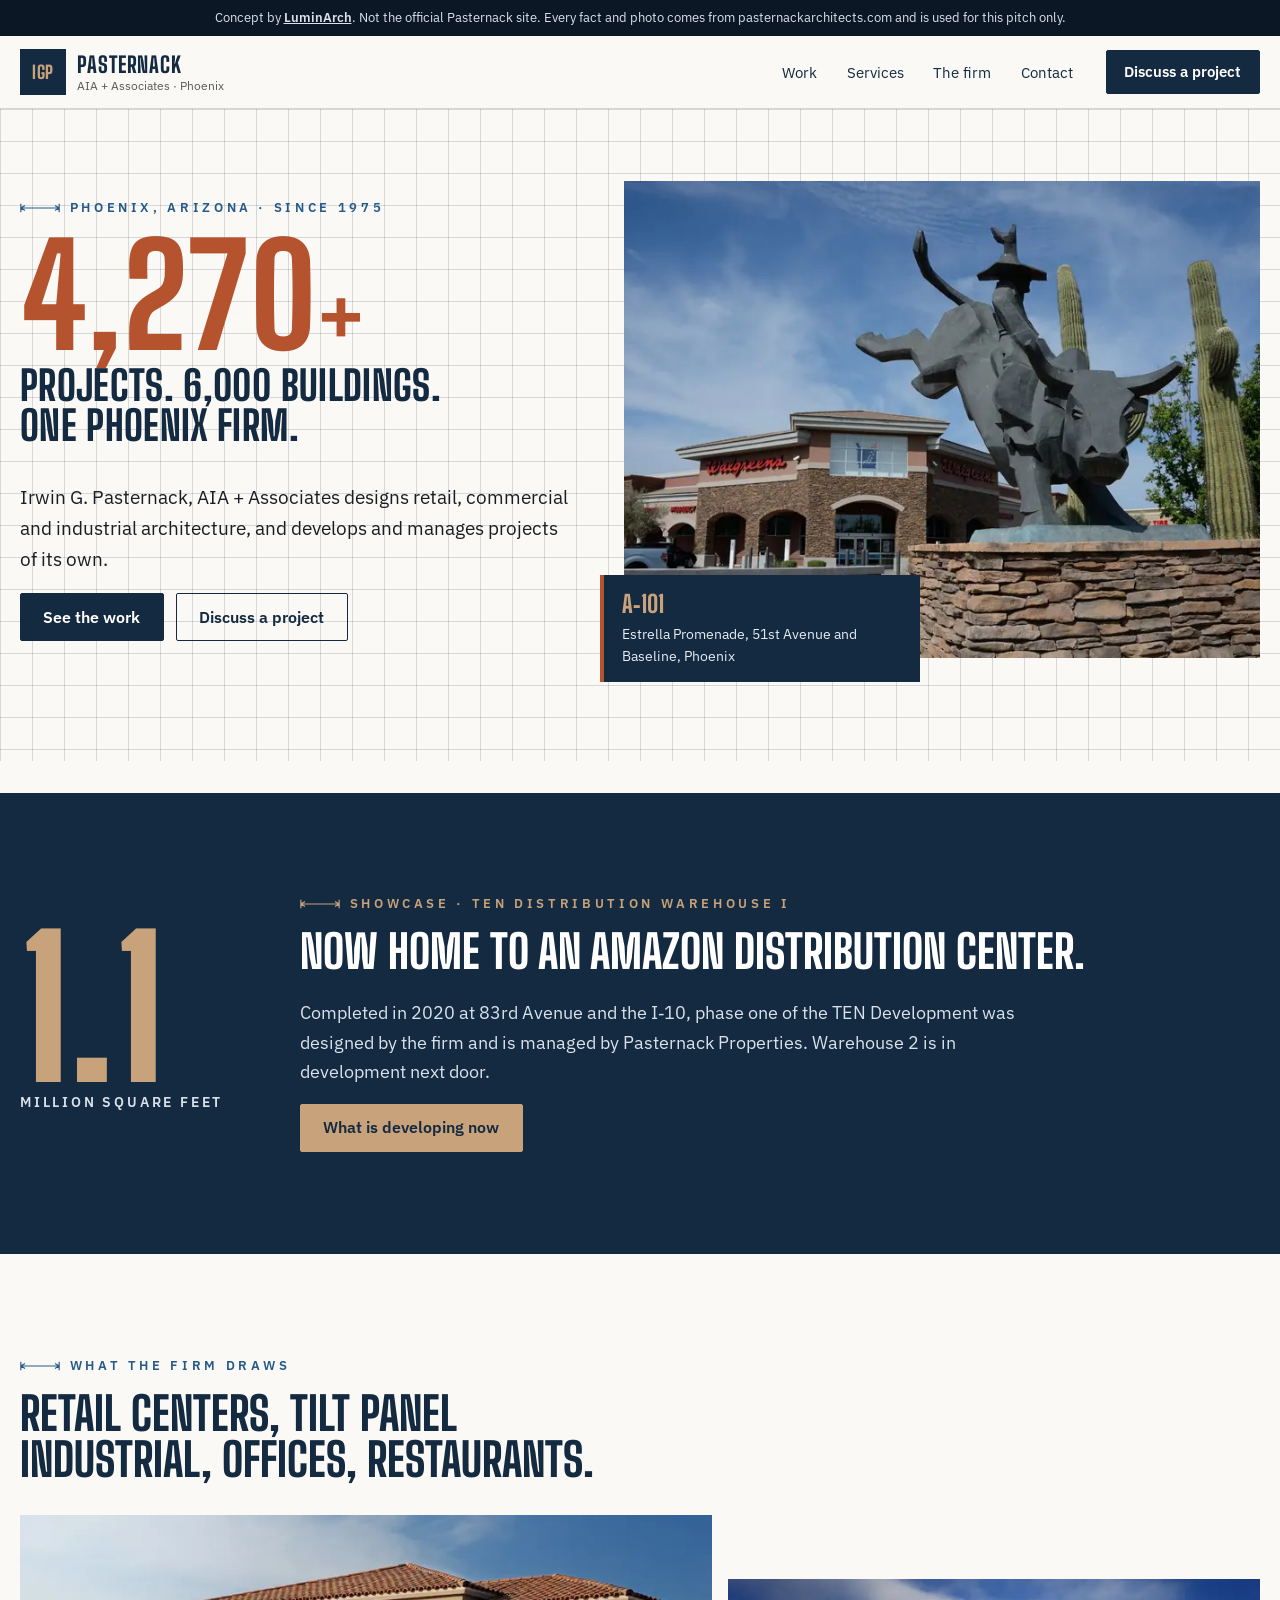
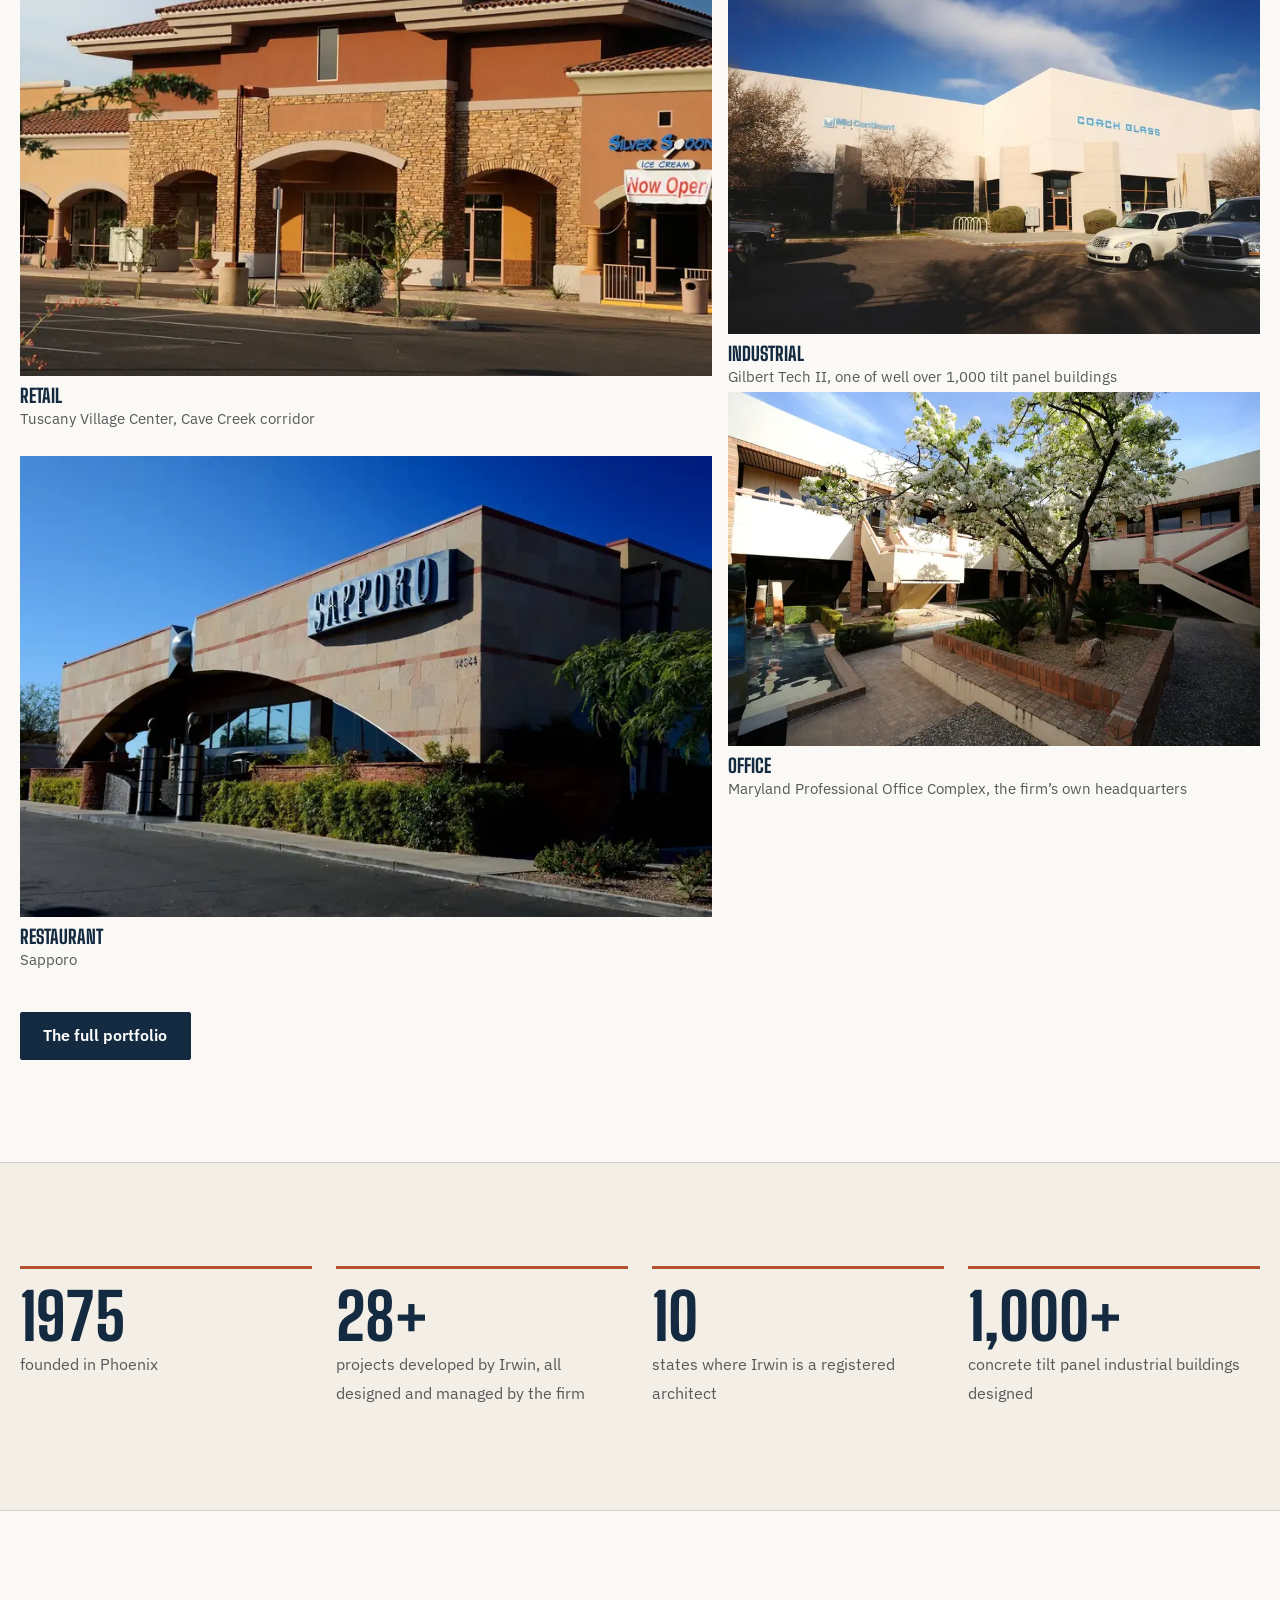
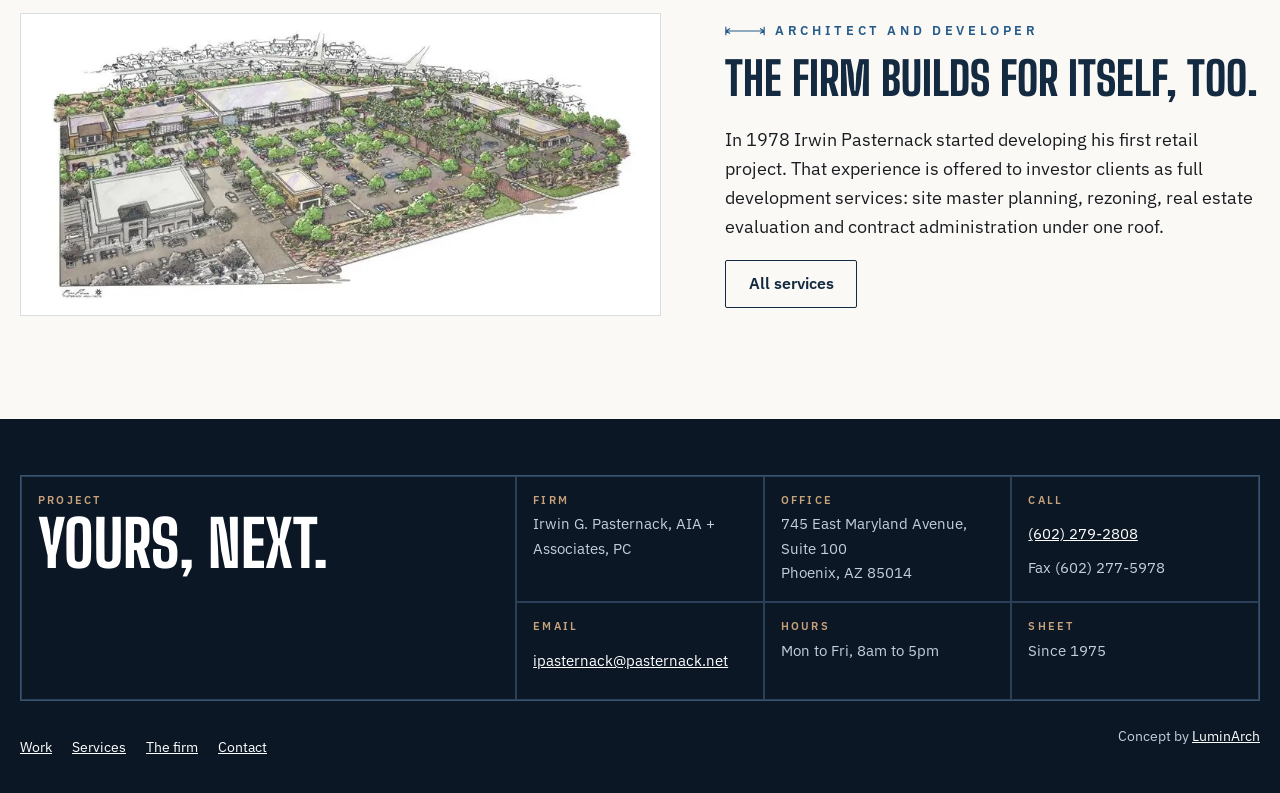
<file: index.html>
<!doctype html><html lang="en" class="no-js"><head><meta charset="utf-8"><meta name="viewport" content="width=device-width,initial-scale=1">
<title>Irwin G. Pasternack, AIA + Associates | Phoenix Architects</title><meta name="description" content="Phoenix architecture and planning firm since 1975: over 4,270 retail, commercial and industrial projects, plus full development services. Call (602) 279 2808."><link rel="canonical" href="https://pasternack-architects-demo.vercel.app/">
<meta property="og:type" content="website"><meta property="og:site_name" content="Irwin G. Pasternack, AIA + Associates (concept)"><meta property="og:title" content="Irwin G. Pasternack, AIA + Associates | Phoenix Architects"><meta property="og:description" content="Phoenix architecture and planning firm since 1975: over 4,270 retail, commercial and industrial projects, plus full development services. Call (602) 279 2808."><meta property="og:url" content="https://pasternack-architects-demo.vercel.app/"><meta property="og:image" content="https://pasternack-architects-demo.vercel.app/og.png">
<meta name="twitter:card" content="summary_large_image"><meta name="twitter:title" content="Irwin G. Pasternack, AIA + Associates | Phoenix Architects"><meta name="twitter:description" content="Phoenix architecture and planning firm since 1975: over 4,270 retail, commercial and industrial projects, plus full development services. Call (602) 279 2808."><meta name="twitter:image" content="https://pasternack-architects-demo.vercel.app/og.png">
<meta name="robots" content="noindex, nofollow"><!-- concept demo, not for indexing -->
<meta name="theme-color" content="#142a40">
<link rel="preload" as="font" type="font/woff2" href="fonts/big-shoulders-display-normal-800-latin.woff2" crossorigin><link rel="preload" as="font" type="font/woff2" href="fonts/ibm-plex-sans-normal-400-latin.woff2" crossorigin>
<link rel="stylesheet" href="css/design-system.css"><link rel="stylesheet" href="css/components.css"><link rel="stylesheet" href="css/pages.css">
<link rel="icon" href="data:image/svg+xml,%3Csvg xmlns='http://www.w3.org/2000/svg' viewBox='0 0 32 32'%3E%3Crect width='32' height='32' fill='%23142a40'/%3E%3Ctext x='16' y='23' font-family='Impact' font-size='17' text-anchor='middle' fill='%23c8a27a'%3EIGP%3C/text%3E%3C/svg%3E">
<script>document.documentElement.classList.replace('no-js','js-ready')</script><script type="application/ld+json">{"@context": "https://schema.org", "@type": "ProfessionalService", "additionalType": "https://en.wikipedia.org/wiki/Architecture_firm", "name": "Irwin G. Pasternack, AIA + Associates, PC", "url": "https://pasternack-architects-demo.vercel.app/", "telephone": "+1-602-279-2808", "faxNumber": "+1-602-277-5978", "email": "ipasternack@pasternack.net", "foundingDate": "1975", "founder": {"@type": "Person", "name": "Irwin G. Pasternack", "jobTitle": "President, Architect"}, "address": {"@type": "PostalAddress", "streetAddress": "745 East Maryland Avenue, Suite 100", "addressLocality": "Phoenix", "addressRegion": "AZ", "postalCode": "85014", "addressCountry": "US"}, "openingHours": "Mo-Fr 08:00-17:00", "areaServed": ["Arizona", "California", "Colorado", "Iowa", "Montana", "Nevada", "New Mexico", "Oklahoma", "Texas", "Wyoming"], "image": "https://pasternack-architects-demo.vercel.app/img/bull-sculpture.webp"}</script><script type="application/ld+json">{"@context": "https://schema.org", "@type": "BreadcrumbList", "itemListElement": [{"@type": "ListItem", "position": 1, "name": "Home", "item": "https://pasternack-architects-demo.vercel.app/"}]}</script></head><body class="pg-index">
<a class="skip" href="#main">Skip to content</a>
<div class="demo-bar">Concept by <a href="https://luminarch.pro">LuminArch</a>. Not the official Pasternack site. Every fact and photo comes from pasternackarchitects.com and is used for this pitch only.</div>
<header class="top"><div class="wrap nav"><a class="mark" href="index.html"><span class="igp" aria-hidden="true">IGP</span><span class="mk-t"><b>Pasternack</b><small>AIA + Associates &middot; Phoenix</small></span></a>
<button class="menu-btn" aria-expanded="false" aria-controls="menu">Menu</button><ul id="menu"><li><a href="work.html">Work</a></li><li><a href="services.html">Services</a></li><li><a href="firm.html">The firm</a></li><li><a href="contact.html">Contact</a></li></ul><a class="btn" href="contact.html">Discuss a project</a></div></header><main id="main">
<section class="hero"><div class="wrap hero-grid">
 <div class="hero-copy rv"><p class="kicker"><svg class="dim" viewBox="0 0 48 12" aria-hidden="true"><path d="M1 1v10M47 1v10M1 6h46M1 6l5-3M1 6l5 3M47 6l-5-3M47 6l-5 3"/></svg> Phoenix, Arizona &middot; Since 1975</p>
 <h1><span class="count" data-count="4270">4,270</span><span class="plus">+</span> <span class="h1-t">projects. 6,000 buildings. One Phoenix firm.</span></h1>
 <p class="lede">Irwin G. Pasternack, AIA + Associates designs retail, commercial and industrial architecture, and develops and manages projects of its own.</p>
 <div class="cta"><a class="btn" href="work.html">See the work</a><a class="btn btn--plain" href="contact.html">Discuss a project</a></div></div>
 <figure class="hero-fig rv"><img src="img/bull-sculpture.webp" srcset="img/bull-sculpture-800.webp 800w, img/bull-sculpture.webp 1600w" sizes="(max-width:900px) 100vw, 55vw" alt="Estrella Promenade in Phoenix with the Ed Mell bull and rider sculpture in front" width="1500" height="998" fetchpriority="high">
 <figcaption class="sheet-tag"><span>A&#8209;101</span>Estrella Promenade, 51st Avenue and Baseline, Phoenix</figcaption></figure>
</div></section>

<section class="ten"><div class="wrap ten-grid">
 <div class="ten-num rv"><b>1.1</b><span>million square feet</span></div>
 <div class="rv"><p class="kicker" style="color:var(--sand)"><svg class="dim" viewBox="0 0 48 12" aria-hidden="true"><path d="M1 1v10M47 1v10M1 6h46M1 6l5-3M1 6l5 3M47 6l-5-3M47 6l-5 3"/></svg> Showcase &middot; TEN Distribution Warehouse I</p><h2>Now home to an Amazon distribution center.</h2>
 <p>Completed in 2020 at 83rd Avenue and the I&#8209;10, phase one of the TEN Development was designed by the firm and is managed by Pasternack Properties. Warehouse 2 is in development next door.</p><a class="btn light" href="work.html#developing">What is developing now</a></div>
</div></section>

<section class="disciplines"><div class="wrap">
 <div class="dc-head rv"><p class="kicker"><svg class="dim" viewBox="0 0 48 12" aria-hidden="true"><path d="M1 1v10M47 1v10M1 6h46M1 6l5-3M1 6l5 3M47 6l-5-3M47 6l-5 3"/></svg> What the firm draws</p><h2>Retail centers, tilt panel industrial, offices, restaurants.</h2></div>
 <div class="dc-grid">
  <figure class="d1 rv"><img src="img/retail-tower.webp" srcset="img/retail-tower-800.webp 800w, img/retail-tower.webp 1600w" sizes="(max-width:900px) 100vw, 45vw" alt="Tuscany Village Center retail buildings on Cave Creek Road" width="1500" height="995" loading="lazy" decoding="async"><figcaption><b>Retail</b>Tuscany Village Center, Cave Creek corridor</figcaption></figure>
  <figure class="d2 rv"><img src="img/industrial.webp" srcset="img/industrial-800.webp 800w, img/industrial.webp 1600w" sizes="(max-width:900px) 100vw, 30vw" alt="Gilbert Tech II concrete tilt panel industrial building" width="1500" height="998" loading="lazy" decoding="async"><figcaption><b>Industrial</b>Gilbert Tech II, one of well over 1,000 tilt panel buildings</figcaption></figure>
  <figure class="d3 rv"><img src="img/arch-facade.webp" srcset="img/arch-facade-800.webp 800w, img/arch-facade.webp 1600w" sizes="(max-width:900px) 100vw, 30vw" alt="Sapporo restaurant with sloped roofs and stone accents" width="1500" height="998" loading="lazy" decoding="async"><figcaption><b>Restaurant</b>Sapporo</figcaption></figure>
  <figure class="d4 rv"><img src="img/office-courtyard.webp" srcset="img/office-courtyard-800.webp 800w, img/office-courtyard.webp 1600w" sizes="(max-width:900px) 100vw, 45vw" alt="Maryland Professional Office Complex garden courtyard" width="1500" height="998" loading="lazy" decoding="async"><figcaption><b>Office</b>Maryland Professional Office Complex, the firm&rsquo;s own headquarters</figcaption></figure>
 </div><a class="btn" href="work.html">The full portfolio</a>
</div></section>

<section class="stats"><div class="wrap st-grid"><div class="stat rv"><b>1975</b><span>founded in Phoenix</span></div><div class="stat rv"><b>28+</b><span>projects developed by Irwin, all designed and managed by the firm</span></div><div class="stat rv"><b>10</b><span>states where Irwin is a registered architect</span></div><div class="stat rv"><b>1,000+</b><span>concrete tilt panel industrial buildings designed</span></div></div></section>

<section class="develop"><div class="wrap dv-grid">
 <figure class="rv"><img src="img/rendering-silver-springs.webp" srcset="img/rendering-silver-springs-800.webp 800w, img/rendering-silver-springs.webp 1600w" sizes="(max-width:900px) 100vw, 55vw" alt="Rendering of the Silver Springs shopping center renovation by Ryan Dolinar" width="1000" height="444" loading="lazy" decoding="async"></figure>
 <div class="rv"><p class="kicker"><svg class="dim" viewBox="0 0 48 12" aria-hidden="true"><path d="M1 1v10M47 1v10M1 6h46M1 6l5-3M1 6l5 3M47 6l-5-3M47 6l-5 3"/></svg> Architect and developer</p><h2>The firm builds for itself, too.</h2><p>In 1978 Irwin Pasternack started developing his first retail project. That experience is offered to investor clients as full development services: site master planning, rezoning, real estate evaluation and contract administration under one roof.</p><a class="btn btn--plain" href="services.html">All services</a></div>
</div></section></main><footer class="foot"><div class="wrap">
<div class="titleblock"><div class="tb-cell big"><span>Project</span><b>Yours, next.</b></div><div class="tb-cell"><span>Firm</span>Irwin G. Pasternack, AIA + Associates, PC</div><div class="tb-cell"><span>Office</span>745 East Maryland Avenue, Suite 100<br>Phoenix, AZ 85014</div><div class="tb-cell"><span>Call</span><a href="tel:+16022792808">(602) 279&#8209;2808</a><br>Fax (602) 277&#8209;5978</div><div class="tb-cell"><span>Email</span><a href="mailto:ipasternack@pasternack.net">ipasternack@pasternack.net</a></div><div class="tb-cell"><span>Hours</span>Mon to Fri, 8am to 5pm</div><div class="tb-cell"><span>Sheet</span>Since 1975</div></div>
<div class="foot-row"><nav aria-label="Footer"><a href="work.html">Work</a><a href="services.html">Services</a><a href="firm.html">The firm</a><a href="contact.html">Contact</a></nav><span>Concept by <a href="https://luminarch.pro">LuminArch</a></span></div></div></footer><script src="js/main.js" defer></script></body></html>
</file>
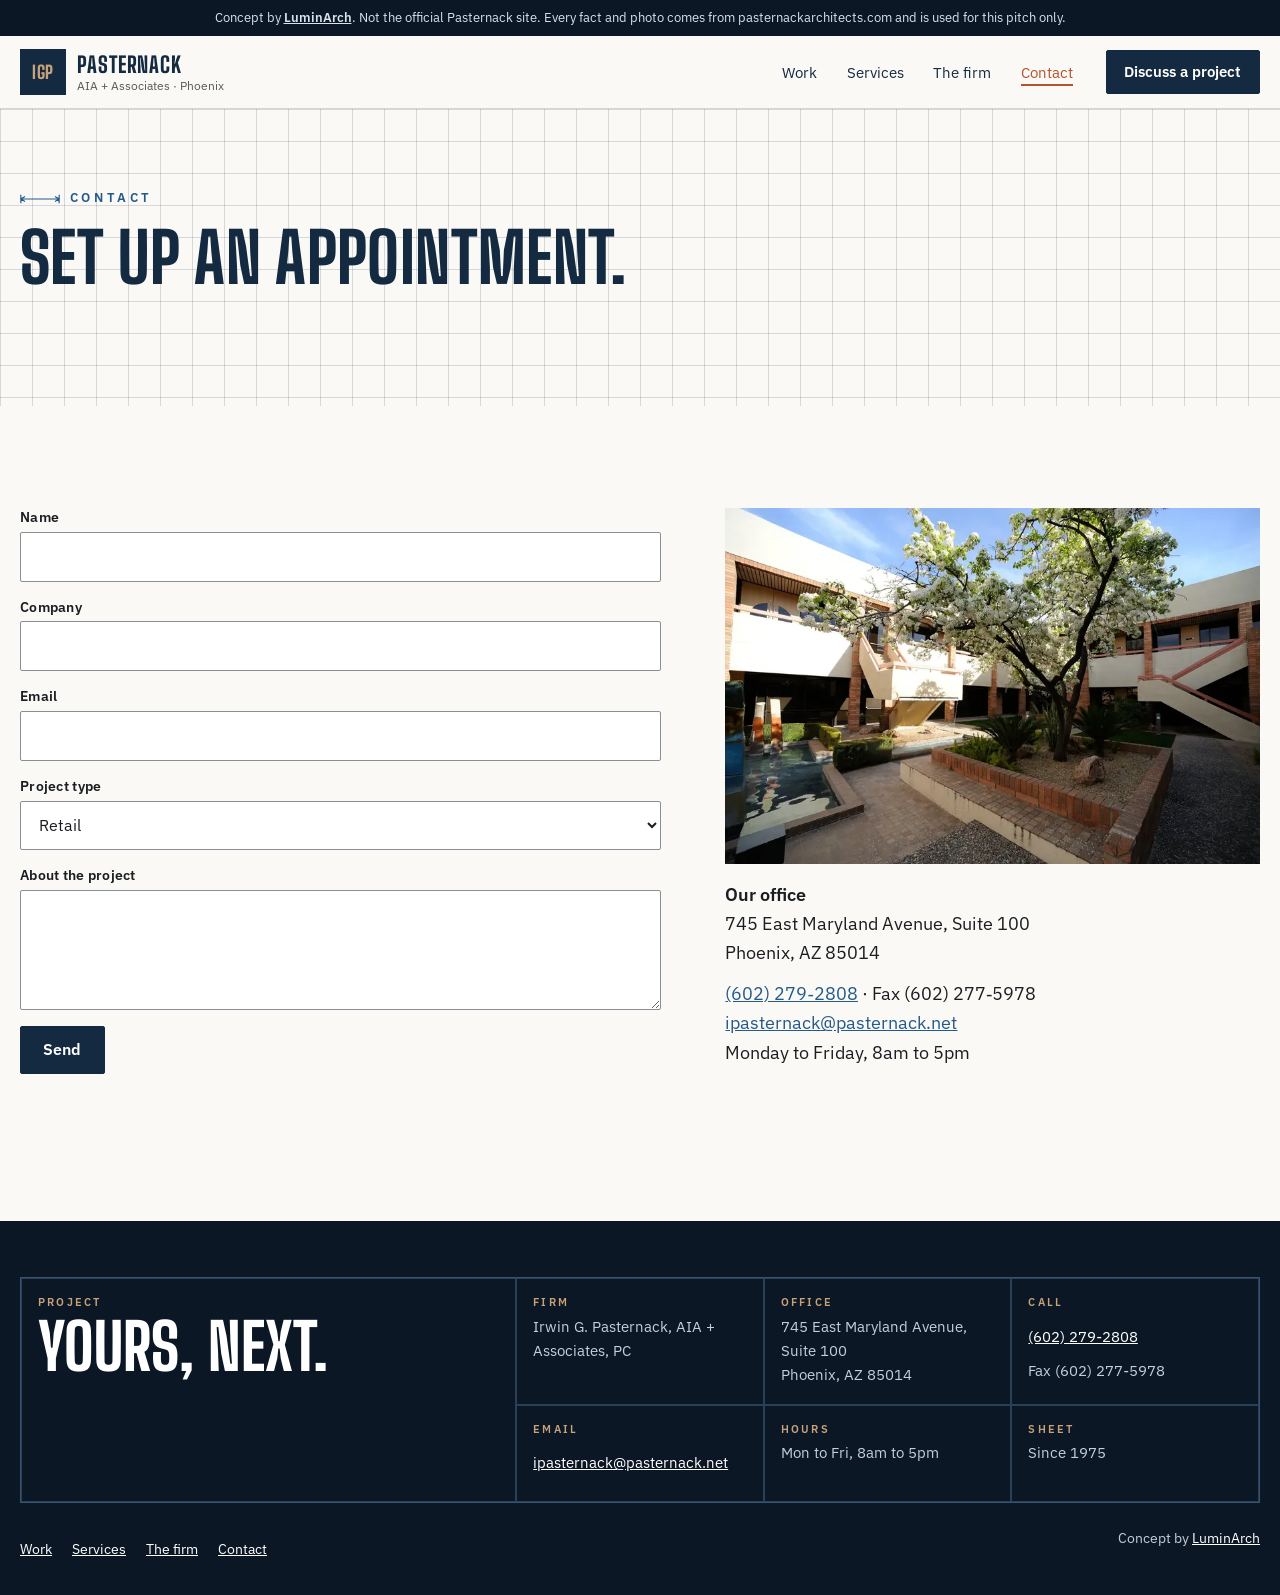
<file: contact.html>
<!doctype html><html lang="en" class="no-js"><head><meta charset="utf-8"><meta name="viewport" content="width=device-width,initial-scale=1">
<title>Contact Irwin G. Pasternack, AIA + Associates | Phoenix, AZ</title><meta name="description" content="Set up an appointment to discuss your retail, commercial or industrial project. Call (602) 279 2808 or visit 745 East Maryland Avenue, Suite 100 in Phoenix."><link rel="canonical" href="https://pasternack-architects-demo.vercel.app/contact.html">
<meta property="og:type" content="website"><meta property="og:site_name" content="Irwin G. Pasternack, AIA + Associates (concept)"><meta property="og:title" content="Contact Irwin G. Pasternack, AIA + Associates | Phoenix, AZ"><meta property="og:description" content="Set up an appointment to discuss your retail, commercial or industrial project. Call (602) 279 2808 or visit 745 East Maryland Avenue, Suite 100 in Phoenix."><meta property="og:url" content="https://pasternack-architects-demo.vercel.app/contact.html"><meta property="og:image" content="https://pasternack-architects-demo.vercel.app/og.png">
<meta name="twitter:card" content="summary_large_image"><meta name="twitter:title" content="Contact Irwin G. Pasternack, AIA + Associates | Phoenix, AZ"><meta name="twitter:description" content="Set up an appointment to discuss your retail, commercial or industrial project. Call (602) 279 2808 or visit 745 East Maryland Avenue, Suite 100 in Phoenix."><meta name="twitter:image" content="https://pasternack-architects-demo.vercel.app/og.png">
<meta name="robots" content="noindex, nofollow"><!-- concept demo, not for indexing -->
<meta name="theme-color" content="#142a40">
<link rel="preload" as="font" type="font/woff2" href="fonts/big-shoulders-display-normal-800-latin.woff2" crossorigin><link rel="preload" as="font" type="font/woff2" href="fonts/ibm-plex-sans-normal-400-latin.woff2" crossorigin>
<link rel="stylesheet" href="css/design-system.css"><link rel="stylesheet" href="css/components.css"><link rel="stylesheet" href="css/pages.css">
<link rel="icon" href="data:image/svg+xml,%3Csvg xmlns='http://www.w3.org/2000/svg' viewBox='0 0 32 32'%3E%3Crect width='32' height='32' fill='%23142a40'/%3E%3Ctext x='16' y='23' font-family='Impact' font-size='17' text-anchor='middle' fill='%23c8a27a'%3EIGP%3C/text%3E%3C/svg%3E">
<script>document.documentElement.classList.replace('no-js','js-ready')</script><script type="application/ld+json">{"@context": "https://schema.org", "@type": "ProfessionalService", "additionalType": "https://en.wikipedia.org/wiki/Architecture_firm", "name": "Irwin G. Pasternack, AIA + Associates, PC", "url": "https://pasternack-architects-demo.vercel.app/", "telephone": "+1-602-279-2808", "faxNumber": "+1-602-277-5978", "email": "ipasternack@pasternack.net", "foundingDate": "1975", "founder": {"@type": "Person", "name": "Irwin G. Pasternack", "jobTitle": "President, Architect"}, "address": {"@type": "PostalAddress", "streetAddress": "745 East Maryland Avenue, Suite 100", "addressLocality": "Phoenix", "addressRegion": "AZ", "postalCode": "85014", "addressCountry": "US"}, "openingHours": "Mo-Fr 08:00-17:00", "areaServed": ["Arizona", "California", "Colorado", "Iowa", "Montana", "Nevada", "New Mexico", "Oklahoma", "Texas", "Wyoming"], "image": "https://pasternack-architects-demo.vercel.app/img/bull-sculpture.webp"}</script><script type="application/ld+json">{"@context": "https://schema.org", "@type": "BreadcrumbList", "itemListElement": [{"@type": "ListItem", "position": 1, "name": "Home", "item": "https://pasternack-architects-demo.vercel.app/"}, {"@type": "ListItem", "position": 2, "name": "Contact", "item": "https://pasternack-architects-demo.vercel.app/contact.html"}]}</script></head><body class="pg-contact">
<a class="skip" href="#main">Skip to content</a>
<div class="demo-bar">Concept by <a href="https://luminarch.pro">LuminArch</a>. Not the official Pasternack site. Every fact and photo comes from pasternackarchitects.com and is used for this pitch only.</div>
<header class="top"><div class="wrap nav"><a class="mark" href="index.html"><span class="igp" aria-hidden="true">IGP</span><span class="mk-t"><b>Pasternack</b><small>AIA + Associates &middot; Phoenix</small></span></a>
<button class="menu-btn" aria-expanded="false" aria-controls="menu">Menu</button><ul id="menu"><li><a href="work.html">Work</a></li><li><a href="services.html">Services</a></li><li><a href="firm.html">The firm</a></li><li><a href="contact.html" aria-current="page">Contact</a></li></ul><a class="btn" href="contact.html">Discuss a project</a></div></header><main id="main">
<section class="page-head"><div class="wrap"><p class="kicker rv"><svg class="dim" viewBox="0 0 48 12" aria-hidden="true"><path d="M1 1v10M47 1v10M1 6h46M1 6l5-3M1 6l5 3M47 6l-5-3M47 6l-5 3"/></svg> Contact</p><h1 class="rv">Set up an appointment.</h1></div></section>
<section class="contact"><div class="wrap ct-grid">
<form class="rv" data-demo="Thank you. On the live site this goes to the Pasternack office. (Demo: nothing was sent.)" novalidate>
<div class="fld"><label for="nm">Name</label><input id="nm" name="nm" autocomplete="name" required></div>
<div class="fld"><label for="co">Company</label><input id="co" name="co" autocomplete="organization"></div>
<div class="fld"><label for="em">Email</label><input id="em" name="em" type="email" autocomplete="email" required></div>
<div class="fld"><label for="ty">Project type</label><select id="ty" name="ty"><option>Retail</option><option>Commercial or office</option><option>Industrial</option><option>Restaurant</option><option>Tenant improvement</option><option>Development partnership</option><option>Expert witness or litigation support</option></select></div>
<div class="fld"><label for="msg">About the project</label><textarea id="msg" name="msg"></textarea></div>
<button class="btn" type="submit">Send</button><p class="formmsg" role="status" aria-live="polite"></p></form>
<aside class="rv ct-side"><figure><img src="img/office-courtyard.webp" srcset="img/office-courtyard-800.webp 800w, img/office-courtyard.webp 1600w" sizes="(max-width:900px) 100vw, 40vw" alt="The firm&rsquo;s office at the Maryland Professional Office Complex" width="1500" height="998" loading="lazy" decoding="async"></figure>
<address><b>Our office</b><br>745 East Maryland Avenue, Suite 100<br>Phoenix, AZ 85014</address><p><a href="tel:+16022792808">(602) 279&#8209;2808</a> &middot; Fax (602) 277&#8209;5978<br><a href="mailto:ipasternack@pasternack.net">ipasternack@pasternack.net</a><br>Monday to Friday, 8am to 5pm</p></aside></div></section></main><footer class="foot"><div class="wrap">
<div class="titleblock"><div class="tb-cell big"><span>Project</span><b>Yours, next.</b></div><div class="tb-cell"><span>Firm</span>Irwin G. Pasternack, AIA + Associates, PC</div><div class="tb-cell"><span>Office</span>745 East Maryland Avenue, Suite 100<br>Phoenix, AZ 85014</div><div class="tb-cell"><span>Call</span><a href="tel:+16022792808">(602) 279&#8209;2808</a><br>Fax (602) 277&#8209;5978</div><div class="tb-cell"><span>Email</span><a href="mailto:ipasternack@pasternack.net">ipasternack@pasternack.net</a></div><div class="tb-cell"><span>Hours</span>Mon to Fri, 8am to 5pm</div><div class="tb-cell"><span>Sheet</span>Since 1975</div></div>
<div class="foot-row"><nav aria-label="Footer"><a href="work.html">Work</a><a href="services.html">Services</a><a href="firm.html">The firm</a><a href="contact.html">Contact</a></nav><span>Concept by <a href="https://luminarch.pro">LuminArch</a></span></div></div></footer><script src="js/main.js" defer></script></body></html>
</file>
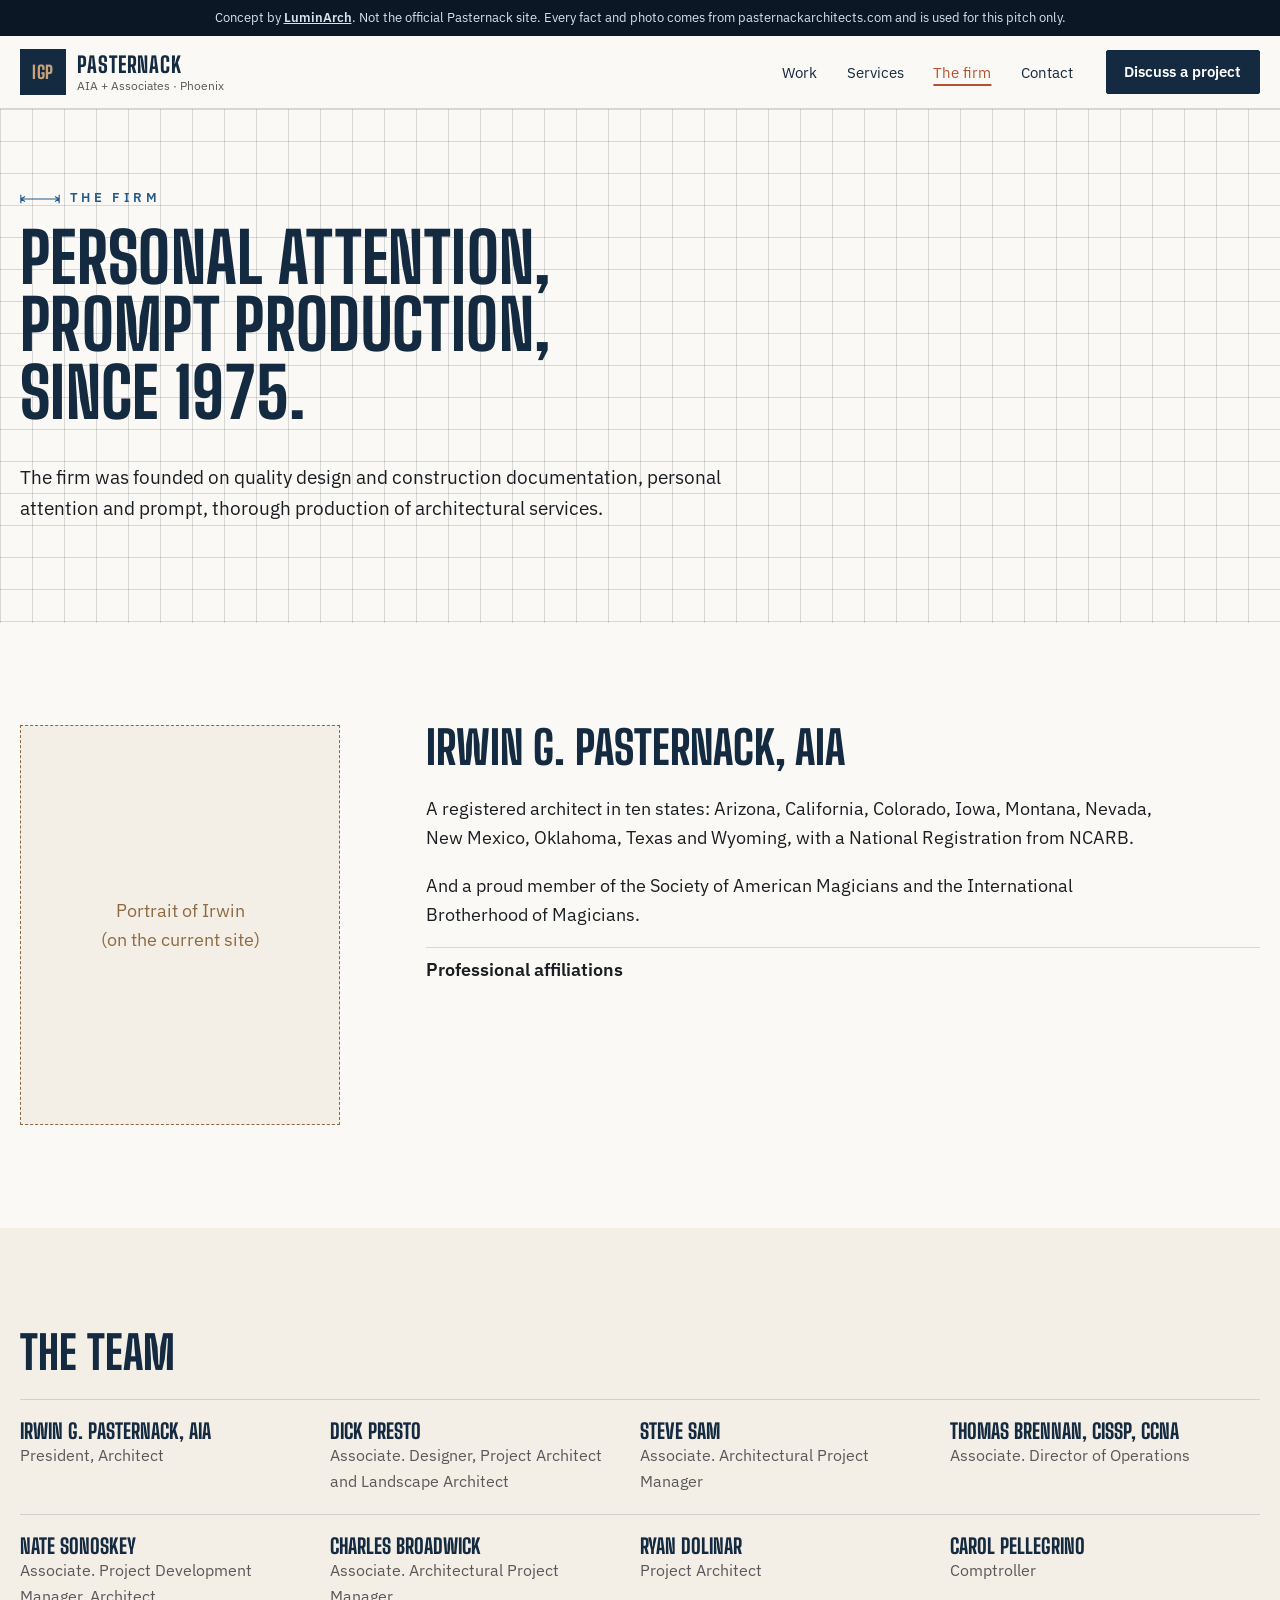
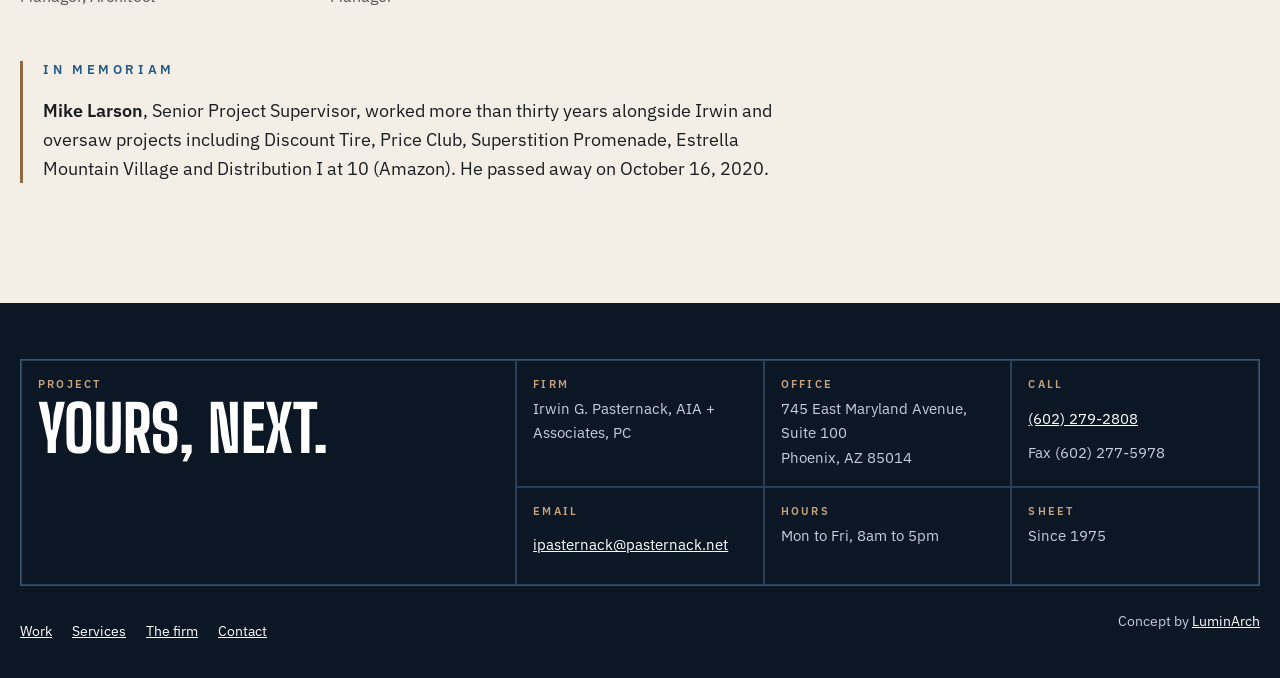
<file: firm.html>
<!doctype html><html lang="en" class="no-js"><head><meta charset="utf-8"><meta name="viewport" content="width=device-width,initial-scale=1">
<title>About the Firm: Irwin G. Pasternack, AIA + Associates, Phoenix</title><meta name="description" content="Founded in 1975 on quality design and documentation and personal attention. Meet Irwin Pasternack, AIA, NCARB certificate holder, and the team in Phoenix today."><link rel="canonical" href="https://pasternack-architects-demo.vercel.app/firm.html">
<meta property="og:type" content="website"><meta property="og:site_name" content="Irwin G. Pasternack, AIA + Associates (concept)"><meta property="og:title" content="About the Firm: Irwin G. Pasternack, AIA + Associates, Phoenix"><meta property="og:description" content="Founded in 1975 on quality design and documentation and personal attention. Meet Irwin Pasternack, AIA, NCARB certificate holder, and the team in Phoenix today."><meta property="og:url" content="https://pasternack-architects-demo.vercel.app/firm.html"><meta property="og:image" content="https://pasternack-architects-demo.vercel.app/og.png">
<meta name="twitter:card" content="summary_large_image"><meta name="twitter:title" content="About the Firm: Irwin G. Pasternack, AIA + Associates, Phoenix"><meta name="twitter:description" content="Founded in 1975 on quality design and documentation and personal attention. Meet Irwin Pasternack, AIA, NCARB certificate holder, and the team in Phoenix today."><meta name="twitter:image" content="https://pasternack-architects-demo.vercel.app/og.png">
<meta name="robots" content="noindex, nofollow"><!-- concept demo, not for indexing -->
<meta name="theme-color" content="#142a40">
<link rel="preload" as="font" type="font/woff2" href="fonts/big-shoulders-display-normal-800-latin.woff2" crossorigin><link rel="preload" as="font" type="font/woff2" href="fonts/ibm-plex-sans-normal-400-latin.woff2" crossorigin>
<link rel="stylesheet" href="css/design-system.css"><link rel="stylesheet" href="css/components.css"><link rel="stylesheet" href="css/pages.css">
<link rel="icon" href="data:image/svg+xml,%3Csvg xmlns='http://www.w3.org/2000/svg' viewBox='0 0 32 32'%3E%3Crect width='32' height='32' fill='%23142a40'/%3E%3Ctext x='16' y='23' font-family='Impact' font-size='17' text-anchor='middle' fill='%23c8a27a'%3EIGP%3C/text%3E%3C/svg%3E">
<script>document.documentElement.classList.replace('no-js','js-ready')</script><script type="application/ld+json">{"@context": "https://schema.org", "@type": "ProfessionalService", "additionalType": "https://en.wikipedia.org/wiki/Architecture_firm", "name": "Irwin G. Pasternack, AIA + Associates, PC", "url": "https://pasternack-architects-demo.vercel.app/", "telephone": "+1-602-279-2808", "faxNumber": "+1-602-277-5978", "email": "ipasternack@pasternack.net", "foundingDate": "1975", "founder": {"@type": "Person", "name": "Irwin G. Pasternack", "jobTitle": "President, Architect"}, "address": {"@type": "PostalAddress", "streetAddress": "745 East Maryland Avenue, Suite 100", "addressLocality": "Phoenix", "addressRegion": "AZ", "postalCode": "85014", "addressCountry": "US"}, "openingHours": "Mo-Fr 08:00-17:00", "areaServed": ["Arizona", "California", "Colorado", "Iowa", "Montana", "Nevada", "New Mexico", "Oklahoma", "Texas", "Wyoming"], "image": "https://pasternack-architects-demo.vercel.app/img/bull-sculpture.webp"}</script><script type="application/ld+json">{"@context": "https://schema.org", "@type": "BreadcrumbList", "itemListElement": [{"@type": "ListItem", "position": 1, "name": "Home", "item": "https://pasternack-architects-demo.vercel.app/"}, {"@type": "ListItem", "position": 2, "name": "The firm", "item": "https://pasternack-architects-demo.vercel.app/firm.html"}]}</script></head><body class="pg-firm">
<a class="skip" href="#main">Skip to content</a>
<div class="demo-bar">Concept by <a href="https://luminarch.pro">LuminArch</a>. Not the official Pasternack site. Every fact and photo comes from pasternackarchitects.com and is used for this pitch only.</div>
<header class="top"><div class="wrap nav"><a class="mark" href="index.html"><span class="igp" aria-hidden="true">IGP</span><span class="mk-t"><b>Pasternack</b><small>AIA + Associates &middot; Phoenix</small></span></a>
<button class="menu-btn" aria-expanded="false" aria-controls="menu">Menu</button><ul id="menu"><li><a href="work.html">Work</a></li><li><a href="services.html">Services</a></li><li><a href="firm.html" aria-current="page">The firm</a></li><li><a href="contact.html">Contact</a></li></ul><a class="btn" href="contact.html">Discuss a project</a></div></header><main id="main">
<section class="page-head"><div class="wrap"><p class="kicker rv"><svg class="dim" viewBox="0 0 48 12" aria-hidden="true"><path d="M1 1v10M47 1v10M1 6h46M1 6l5-3M1 6l5 3M47 6l-5-3M47 6l-5 3"/></svg> The firm</p><h1 class="rv">Personal attention, prompt production, since 1975.</h1>
<p class="lede rv">The firm was founded on quality design and construction documentation, personal attention and prompt, thorough production of architectural services.</p></div></section>
<section class="irwin"><div class="wrap ir-grid"><div class="ph-portrait rv" role="img" aria-label="Placeholder for a portrait of Irwin Pasternack"><span>Portrait of Irwin <br>(on the current site)</span></div>
<div class="rv"><h2>Irwin G. Pasternack, AIA</h2><p>A registered architect in ten states: Arizona, California, Colorado, Iowa, Montana, Nevada, New Mexico, Oklahoma, Texas and Wyoming, with a National Registration from NCARB.</p>
<p>And a proud member of the Society of American Magicians and the International Brotherhood of Magicians.</p>
<details><summary>Professional affiliations</summary><ul><li>The American Institute of Architects</li><li>The American Arbitration Society</li><li>The Construction Specification Institute</li><li>The Arizona Society of Architects</li><li>University of Arizona College of Architecture Dean&rsquo;s Advisory Council</li><li>The International Conference of Shopping Centers</li><li>The Dana Cheryl Beitscher Charitable Foundation</li><li>The Valley Partnership</li></ul></details></div></div></section>
<section class="team"><div class="wrap"><h2 class="rv">The team</h2><ul class="tm"><li class="rv"><b>Irwin G. Pasternack, AIA</b><span>President, Architect</span></li><li class="rv"><b>Dick Presto</b><span>Associate. Designer, Project Architect and Landscape Architect</span></li><li class="rv"><b>Steve Sam</b><span>Associate. Architectural Project Manager</span></li><li class="rv"><b>Thomas Brennan, CISSP, CCNA</b><span>Associate. Director of Operations</span></li><li class="rv"><b>Nate Sonoskey</b><span>Associate. Project Development Manager, Architect</span></li><li class="rv"><b>Charles Broadwick</b><span>Associate. Architectural Project Manager</span></li><li class="rv"><b>Ryan Dolinar</b><span>Project Architect</span></li><li class="rv"><b>Carol Pellegrino</b><span>Comptroller</span></li></ul>
<aside class="memoriam rv"><p class="kicker">In memoriam</p><p><b>Mike Larson</b>, Senior Project Supervisor, worked more than thirty years alongside Irwin and oversaw projects including Discount Tire, Price Club, Superstition Promenade, Estrella Mountain Village and Distribution I at 10 (Amazon). He passed away on October 16, 2020.</p></aside></div></section></main><footer class="foot"><div class="wrap">
<div class="titleblock"><div class="tb-cell big"><span>Project</span><b>Yours, next.</b></div><div class="tb-cell"><span>Firm</span>Irwin G. Pasternack, AIA + Associates, PC</div><div class="tb-cell"><span>Office</span>745 East Maryland Avenue, Suite 100<br>Phoenix, AZ 85014</div><div class="tb-cell"><span>Call</span><a href="tel:+16022792808">(602) 279&#8209;2808</a><br>Fax (602) 277&#8209;5978</div><div class="tb-cell"><span>Email</span><a href="mailto:ipasternack@pasternack.net">ipasternack@pasternack.net</a></div><div class="tb-cell"><span>Hours</span>Mon to Fri, 8am to 5pm</div><div class="tb-cell"><span>Sheet</span>Since 1975</div></div>
<div class="foot-row"><nav aria-label="Footer"><a href="work.html">Work</a><a href="services.html">Services</a><a href="firm.html">The firm</a><a href="contact.html">Contact</a></nav><span>Concept by <a href="https://luminarch.pro">LuminArch</a></span></div></div></footer><script src="js/main.js" defer></script></body></html>
</file>
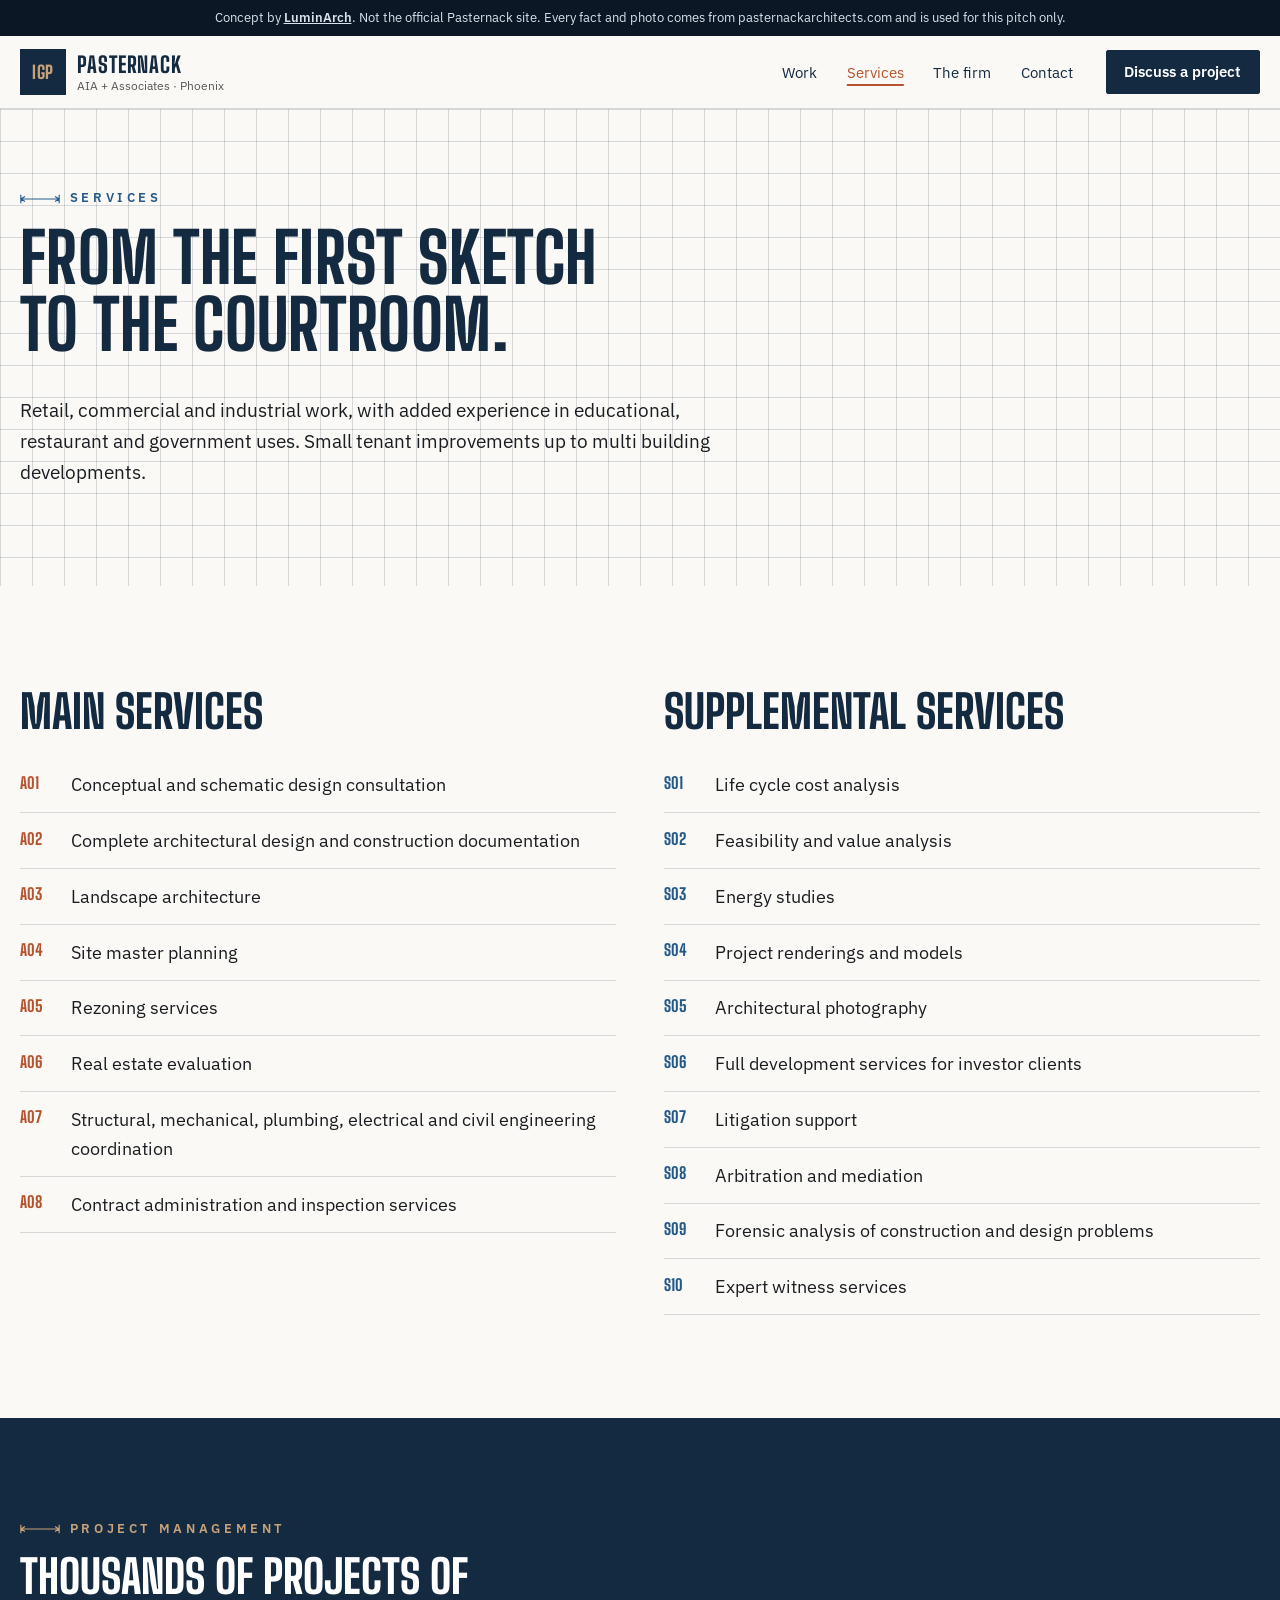
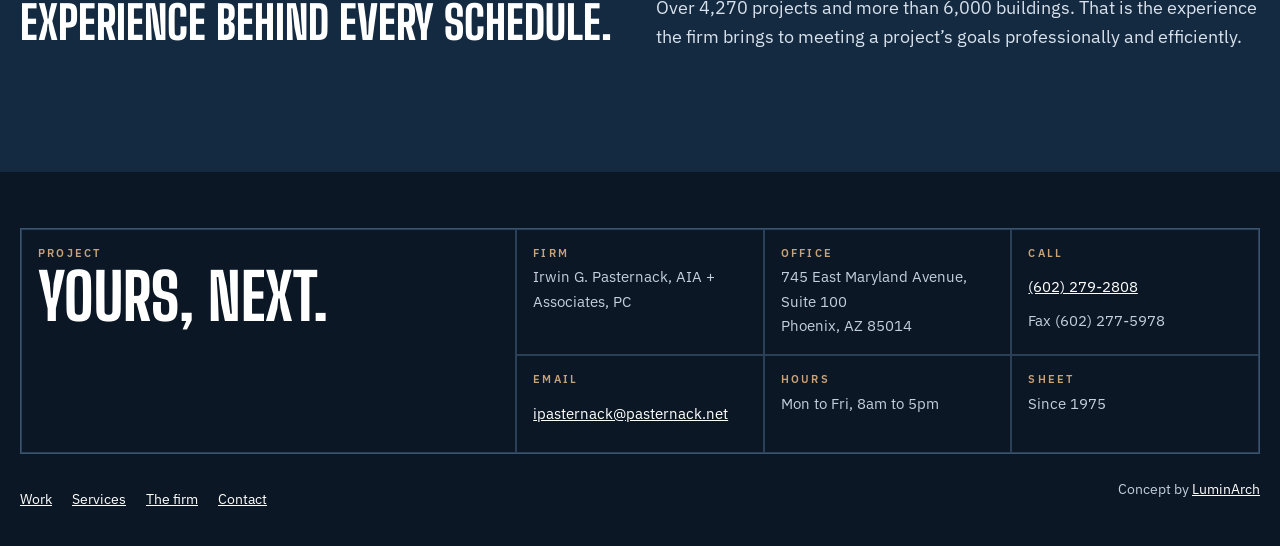
<file: services.html>
<!doctype html><html lang="en" class="no-js"><head><meta charset="utf-8"><meta name="viewport" content="width=device-width,initial-scale=1">
<title>Architecture, Planning and Development Services | Pasternack</title><meta name="description" content="From schematic design and construction documents to rezoning, master planning and expert witness work. See every service the Pasternack firm offers, then call."><link rel="canonical" href="https://pasternack-architects-demo.vercel.app/services.html">
<meta property="og:type" content="website"><meta property="og:site_name" content="Irwin G. Pasternack, AIA + Associates (concept)"><meta property="og:title" content="Architecture, Planning and Development Services | Pasternack"><meta property="og:description" content="From schematic design and construction documents to rezoning, master planning and expert witness work. See every service the Pasternack firm offers, then call."><meta property="og:url" content="https://pasternack-architects-demo.vercel.app/services.html"><meta property="og:image" content="https://pasternack-architects-demo.vercel.app/og.png">
<meta name="twitter:card" content="summary_large_image"><meta name="twitter:title" content="Architecture, Planning and Development Services | Pasternack"><meta name="twitter:description" content="From schematic design and construction documents to rezoning, master planning and expert witness work. See every service the Pasternack firm offers, then call."><meta name="twitter:image" content="https://pasternack-architects-demo.vercel.app/og.png">
<meta name="robots" content="noindex, nofollow"><!-- concept demo, not for indexing -->
<meta name="theme-color" content="#142a40">
<link rel="preload" as="font" type="font/woff2" href="fonts/big-shoulders-display-normal-800-latin.woff2" crossorigin><link rel="preload" as="font" type="font/woff2" href="fonts/ibm-plex-sans-normal-400-latin.woff2" crossorigin>
<link rel="stylesheet" href="css/design-system.css"><link rel="stylesheet" href="css/components.css"><link rel="stylesheet" href="css/pages.css">
<link rel="icon" href="data:image/svg+xml,%3Csvg xmlns='http://www.w3.org/2000/svg' viewBox='0 0 32 32'%3E%3Crect width='32' height='32' fill='%23142a40'/%3E%3Ctext x='16' y='23' font-family='Impact' font-size='17' text-anchor='middle' fill='%23c8a27a'%3EIGP%3C/text%3E%3C/svg%3E">
<script>document.documentElement.classList.replace('no-js','js-ready')</script><script type="application/ld+json">{"@context": "https://schema.org", "@type": "ProfessionalService", "additionalType": "https://en.wikipedia.org/wiki/Architecture_firm", "name": "Irwin G. Pasternack, AIA + Associates, PC", "url": "https://pasternack-architects-demo.vercel.app/", "telephone": "+1-602-279-2808", "faxNumber": "+1-602-277-5978", "email": "ipasternack@pasternack.net", "foundingDate": "1975", "founder": {"@type": "Person", "name": "Irwin G. Pasternack", "jobTitle": "President, Architect"}, "address": {"@type": "PostalAddress", "streetAddress": "745 East Maryland Avenue, Suite 100", "addressLocality": "Phoenix", "addressRegion": "AZ", "postalCode": "85014", "addressCountry": "US"}, "openingHours": "Mo-Fr 08:00-17:00", "areaServed": ["Arizona", "California", "Colorado", "Iowa", "Montana", "Nevada", "New Mexico", "Oklahoma", "Texas", "Wyoming"], "image": "https://pasternack-architects-demo.vercel.app/img/bull-sculpture.webp"}</script><script type="application/ld+json">{"@context": "https://schema.org", "@type": "BreadcrumbList", "itemListElement": [{"@type": "ListItem", "position": 1, "name": "Home", "item": "https://pasternack-architects-demo.vercel.app/"}, {"@type": "ListItem", "position": 2, "name": "Services", "item": "https://pasternack-architects-demo.vercel.app/services.html"}]}</script></head><body class="pg-services">
<a class="skip" href="#main">Skip to content</a>
<div class="demo-bar">Concept by <a href="https://luminarch.pro">LuminArch</a>. Not the official Pasternack site. Every fact and photo comes from pasternackarchitects.com and is used for this pitch only.</div>
<header class="top"><div class="wrap nav"><a class="mark" href="index.html"><span class="igp" aria-hidden="true">IGP</span><span class="mk-t"><b>Pasternack</b><small>AIA + Associates &middot; Phoenix</small></span></a>
<button class="menu-btn" aria-expanded="false" aria-controls="menu">Menu</button><ul id="menu"><li><a href="work.html">Work</a></li><li><a href="services.html" aria-current="page">Services</a></li><li><a href="firm.html">The firm</a></li><li><a href="contact.html">Contact</a></li></ul><a class="btn" href="contact.html">Discuss a project</a></div></header><main id="main">
<section class="page-head"><div class="wrap"><p class="kicker rv"><svg class="dim" viewBox="0 0 48 12" aria-hidden="true"><path d="M1 1v10M47 1v10M1 6h46M1 6l5-3M1 6l5 3M47 6l-5-3M47 6l-5 3"/></svg> Services</p><h1 class="rv">From the first sketch to the courtroom.</h1>
<p class="lede rv">Retail, commercial and industrial work, with added experience in educational, restaurant and government uses. Small tenant improvements up to multi building developments.</p></div></section>
<section class="svc"><div class="wrap sv-grid"><div class="rv"><h2>Main services</h2><ol class="sv-list"><li>Conceptual and schematic design consultation</li><li>Complete architectural design and construction documentation</li><li>Landscape architecture</li><li>Site master planning</li><li>Rezoning services</li><li>Real estate evaluation</li><li>Structural, mechanical, plumbing, electrical and civil engineering coordination</li><li>Contract administration and inspection services</li></ol></div>
<div class="rv"><h2>Supplemental services</h2><ol class="sv-list alt"><li>Life cycle cost analysis</li><li>Feasibility and value analysis</li><li>Energy studies</li><li>Project renderings and models</li><li>Architectural photography</li><li>Full development services for investor clients</li><li>Litigation support</li><li>Arbitration and mediation</li><li>Forensic analysis of construction and design problems</li><li>Expert witness services</li></ol></div></div></section>
<section class="pm"><div class="wrap pm-grid rv"><div><p class="kicker" style="color:var(--sand)"><svg class="dim" viewBox="0 0 48 12" aria-hidden="true"><path d="M1 1v10M47 1v10M1 6h46M1 6l5-3M1 6l5 3M47 6l-5-3M47 6l-5 3"/></svg> Project management</p><h2>Thousands of projects of experience behind every schedule.</h2></div><p>Over 4,270 projects and more than 6,000 buildings. That is the experience the firm brings to meeting a project&rsquo;s goals professionally and efficiently.</p></div></section></main><footer class="foot"><div class="wrap">
<div class="titleblock"><div class="tb-cell big"><span>Project</span><b>Yours, next.</b></div><div class="tb-cell"><span>Firm</span>Irwin G. Pasternack, AIA + Associates, PC</div><div class="tb-cell"><span>Office</span>745 East Maryland Avenue, Suite 100<br>Phoenix, AZ 85014</div><div class="tb-cell"><span>Call</span><a href="tel:+16022792808">(602) 279&#8209;2808</a><br>Fax (602) 277&#8209;5978</div><div class="tb-cell"><span>Email</span><a href="mailto:ipasternack@pasternack.net">ipasternack@pasternack.net</a></div><div class="tb-cell"><span>Hours</span>Mon to Fri, 8am to 5pm</div><div class="tb-cell"><span>Sheet</span>Since 1975</div></div>
<div class="foot-row"><nav aria-label="Footer"><a href="work.html">Work</a><a href="services.html">Services</a><a href="firm.html">The firm</a><a href="contact.html">Contact</a></nav><span>Concept by <a href="https://luminarch.pro">LuminArch</a></span></div></div></footer><script src="js/main.js" defer></script></body></html>
</file>
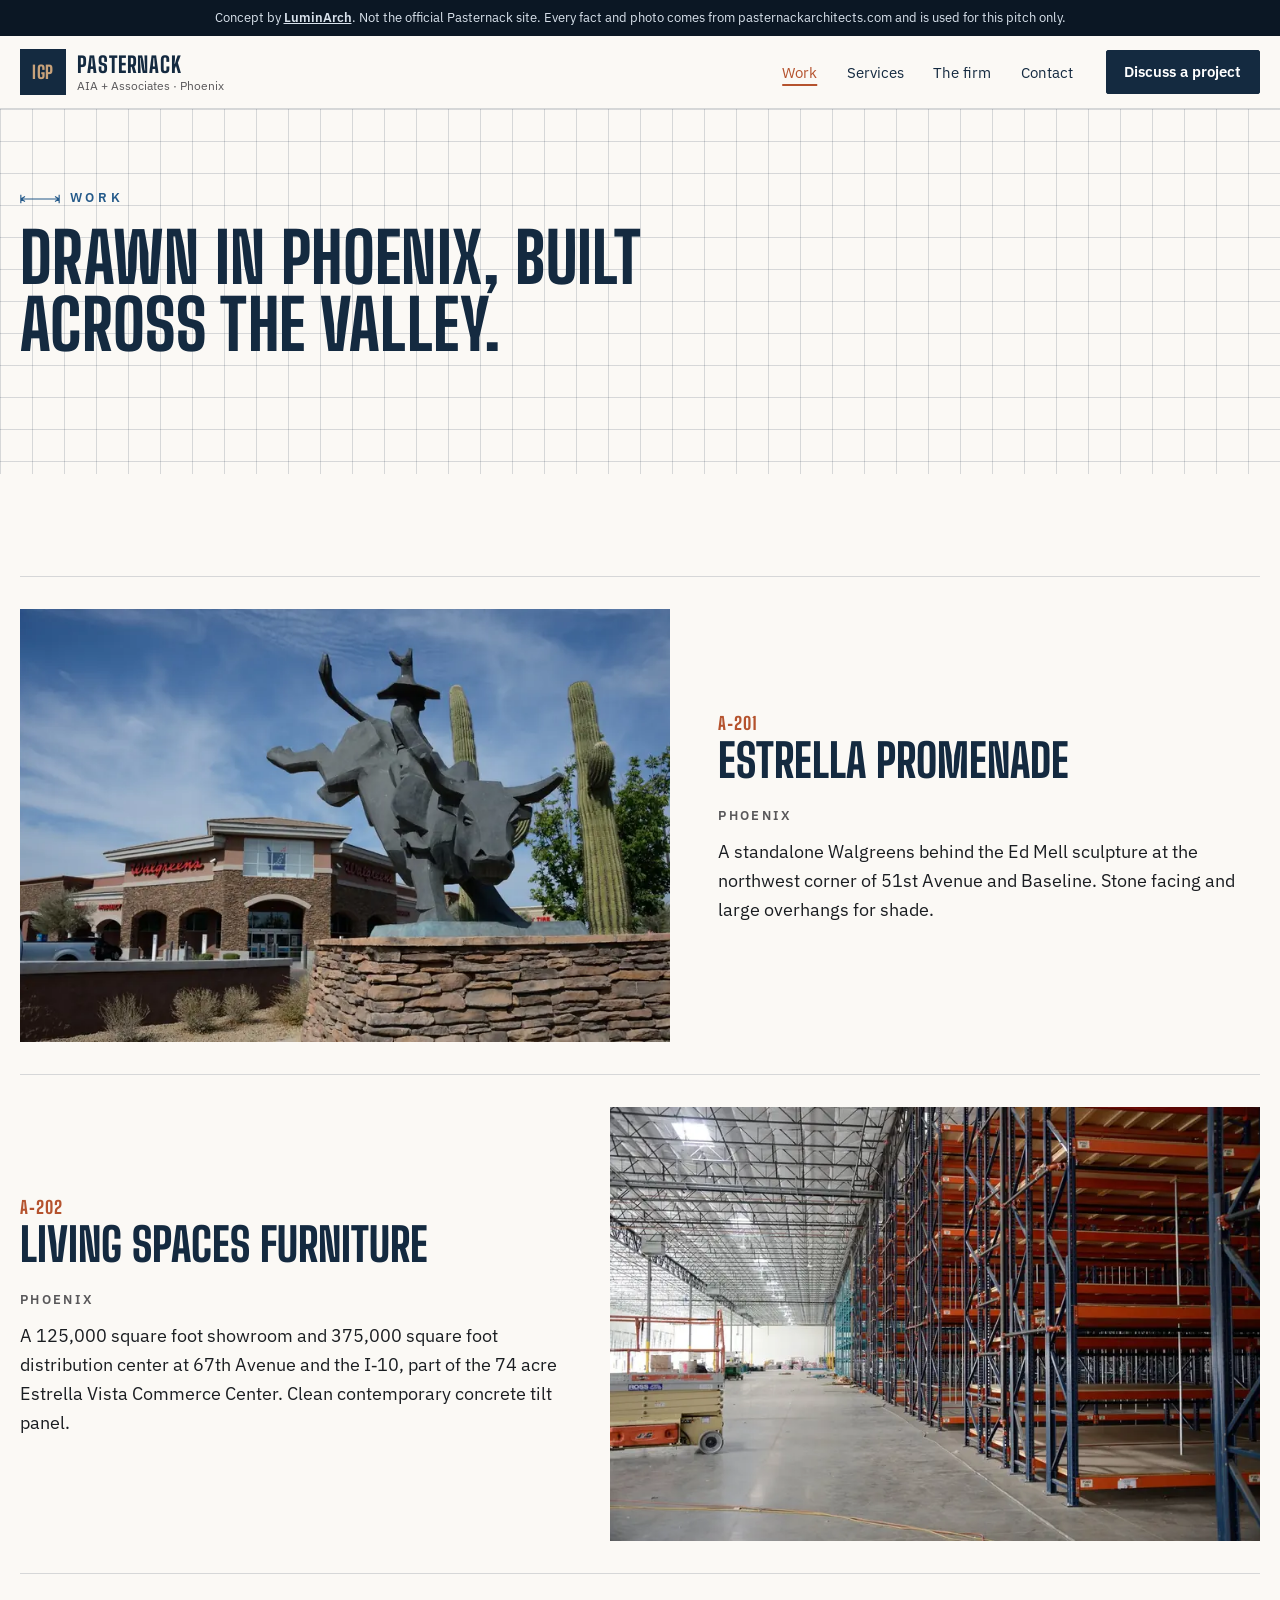
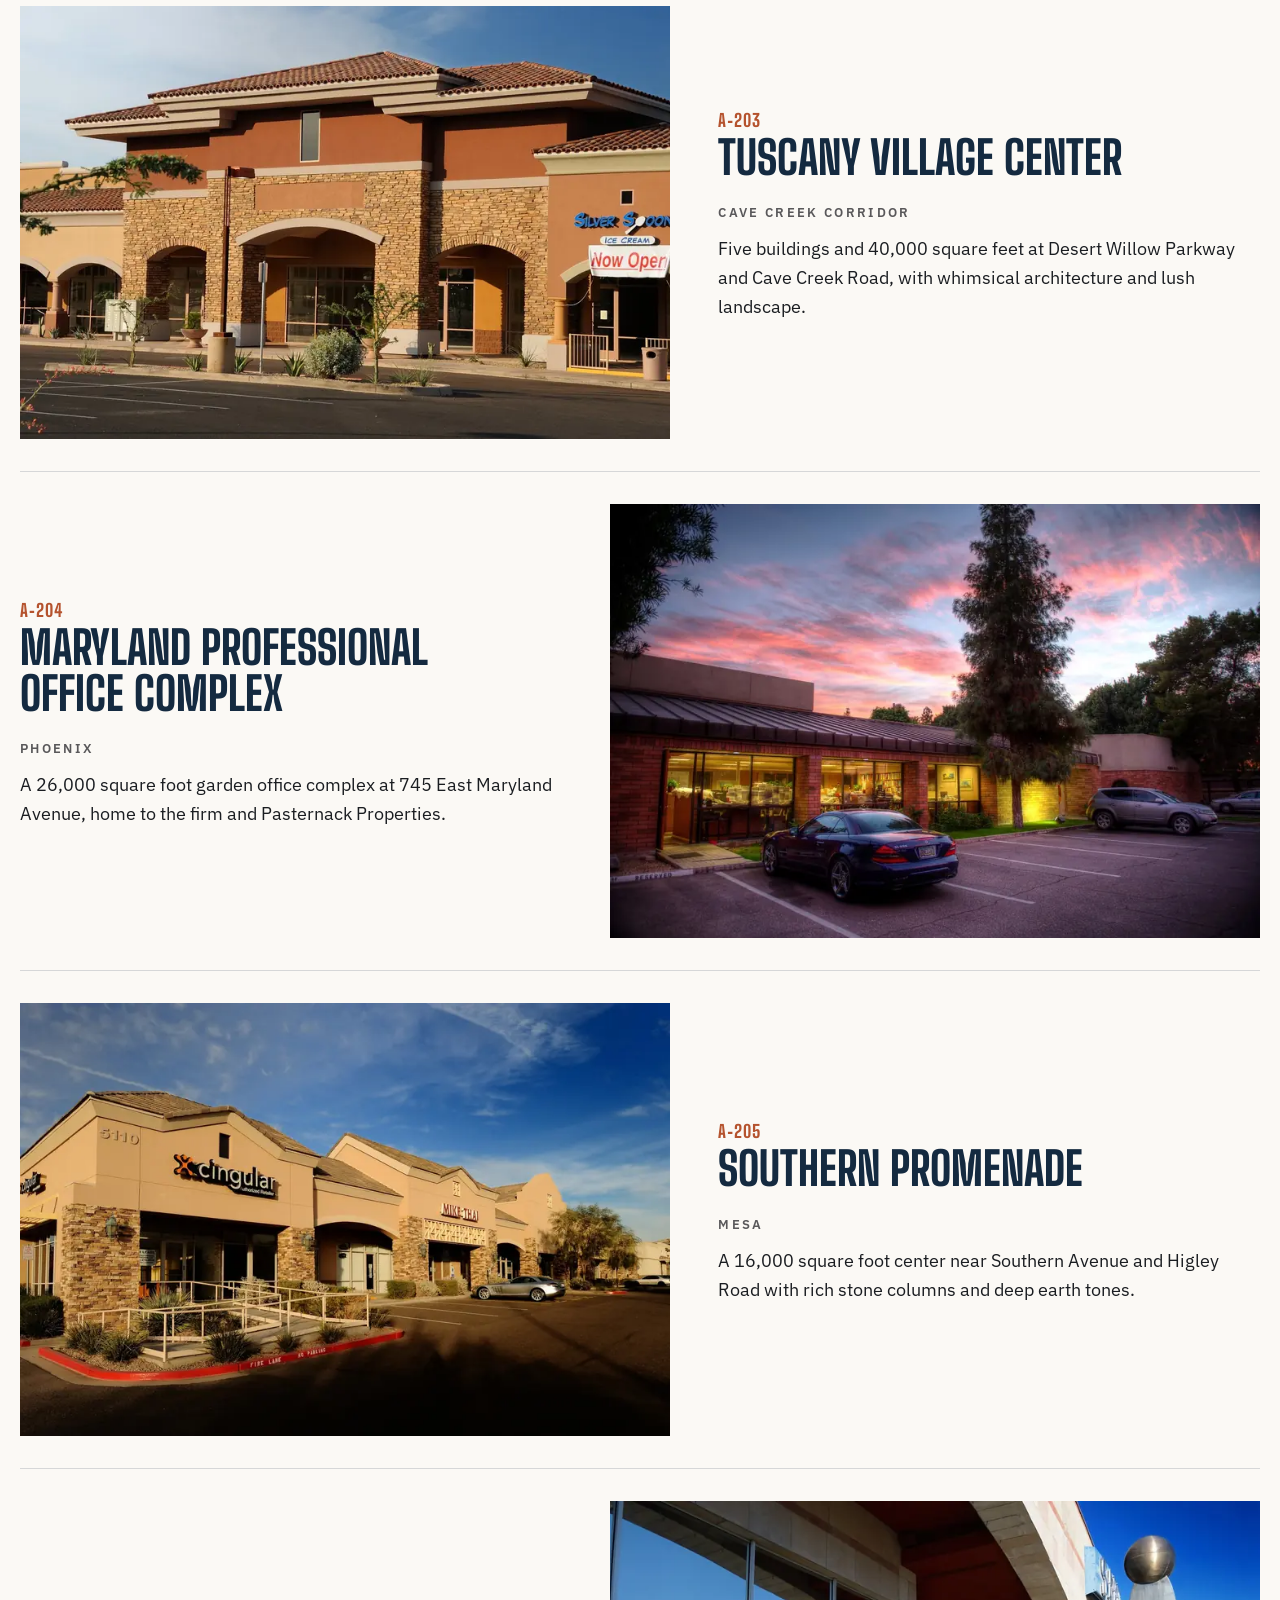
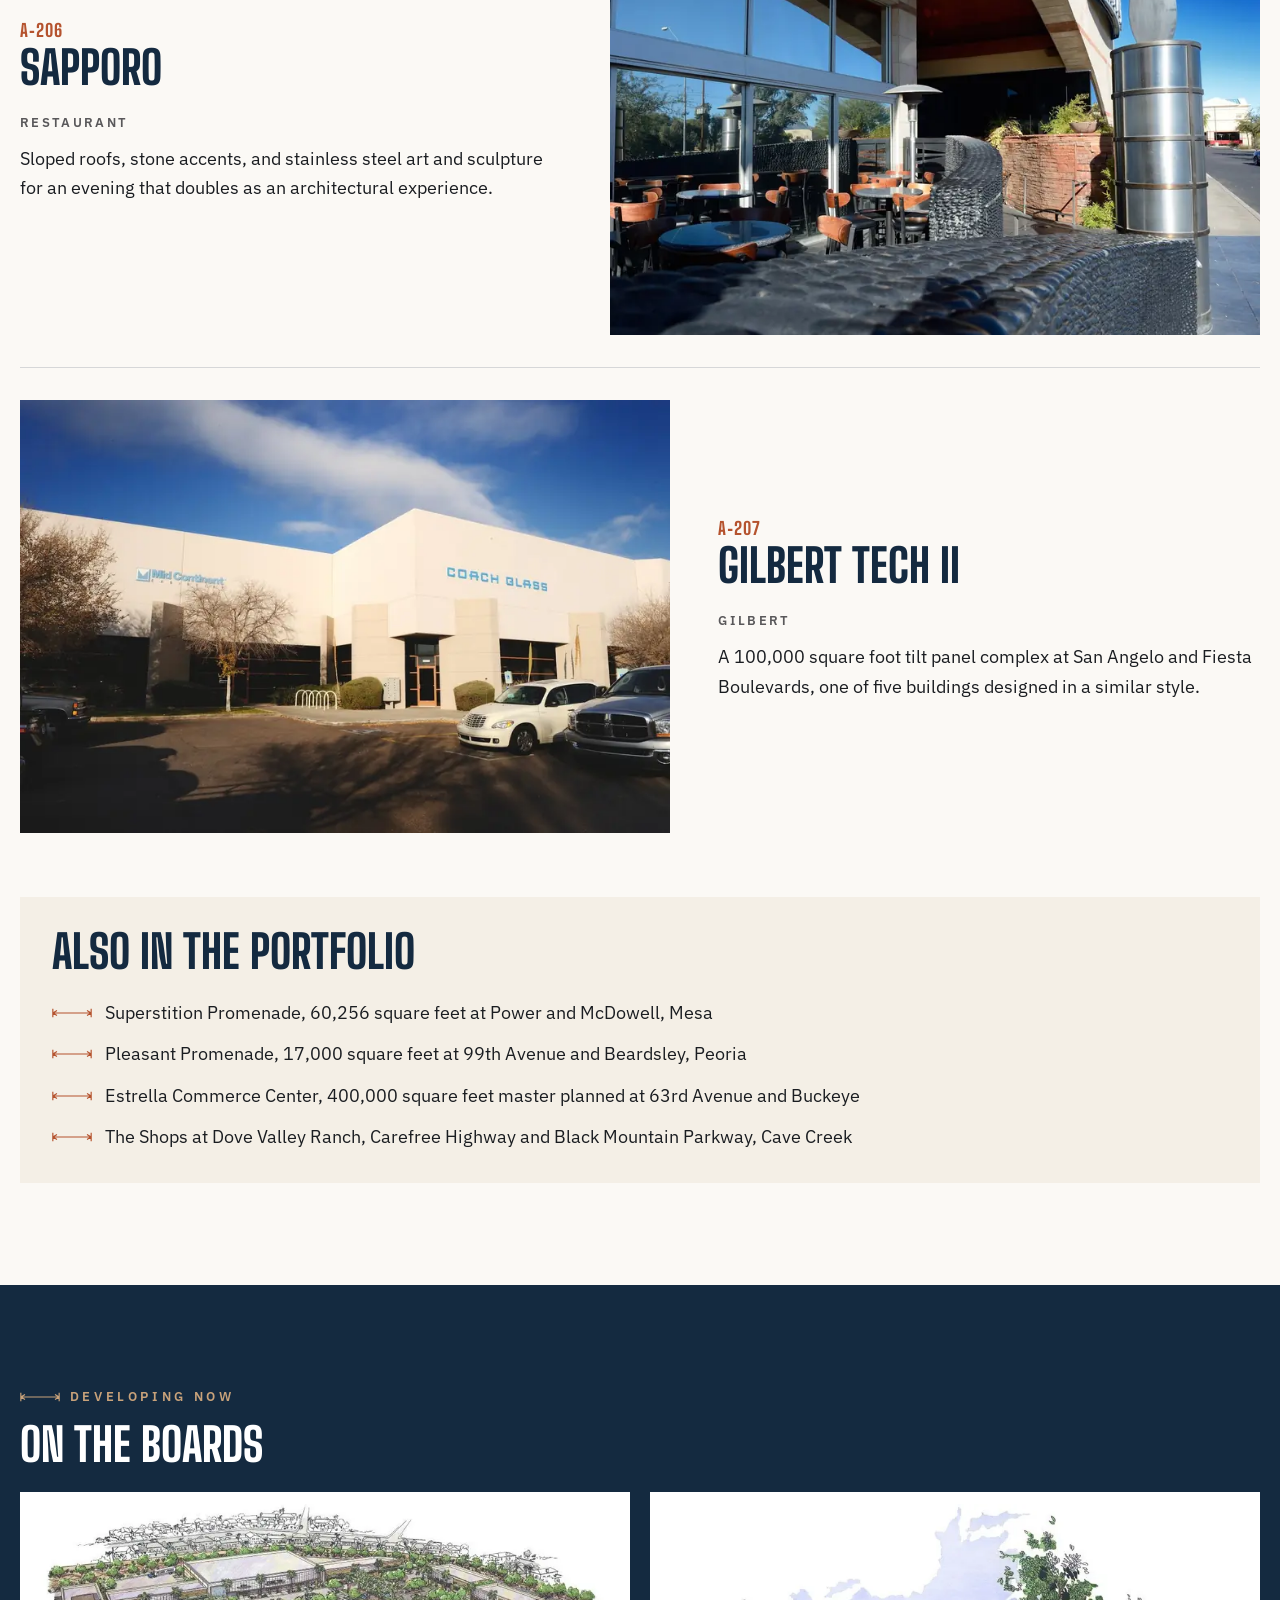
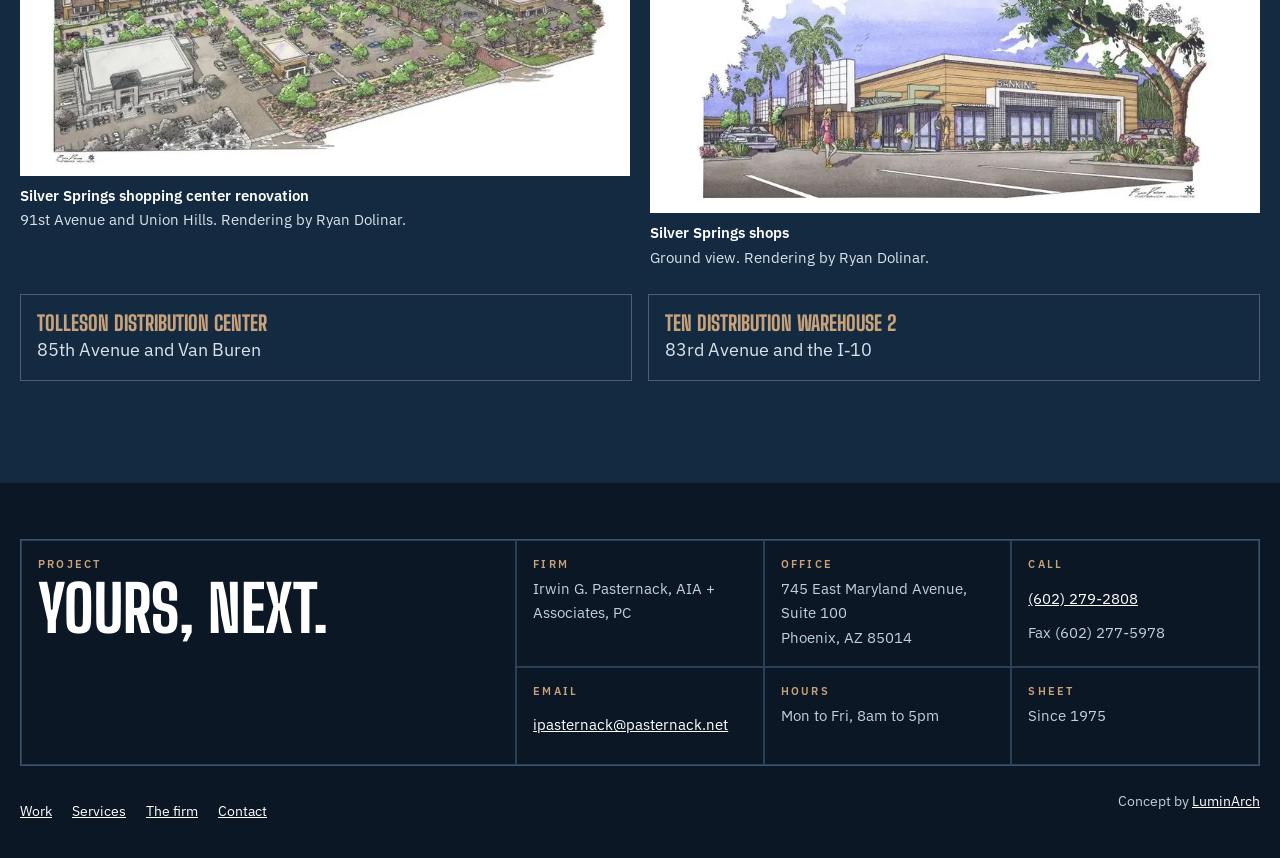
<file: work.html>
<!doctype html><html lang="en" class="no-js"><head><meta charset="utf-8"><meta name="viewport" content="width=device-width,initial-scale=1">
<title>Portfolio of Irwin G. Pasternack, AIA + Associates in Phoenix</title><meta name="description" content="Retail centers, tilt panel industrial, offices and restaurants across the Phoenix valley, plus what the firm is developing now. Browse the work, then call us."><link rel="canonical" href="https://pasternack-architects-demo.vercel.app/work.html">
<meta property="og:type" content="website"><meta property="og:site_name" content="Irwin G. Pasternack, AIA + Associates (concept)"><meta property="og:title" content="Portfolio of Irwin G. Pasternack, AIA + Associates in Phoenix"><meta property="og:description" content="Retail centers, tilt panel industrial, offices and restaurants across the Phoenix valley, plus what the firm is developing now. Browse the work, then call us."><meta property="og:url" content="https://pasternack-architects-demo.vercel.app/work.html"><meta property="og:image" content="https://pasternack-architects-demo.vercel.app/og.png">
<meta name="twitter:card" content="summary_large_image"><meta name="twitter:title" content="Portfolio of Irwin G. Pasternack, AIA + Associates in Phoenix"><meta name="twitter:description" content="Retail centers, tilt panel industrial, offices and restaurants across the Phoenix valley, plus what the firm is developing now. Browse the work, then call us."><meta name="twitter:image" content="https://pasternack-architects-demo.vercel.app/og.png">
<meta name="robots" content="noindex, nofollow"><!-- concept demo, not for indexing -->
<meta name="theme-color" content="#142a40">
<link rel="preload" as="font" type="font/woff2" href="fonts/big-shoulders-display-normal-800-latin.woff2" crossorigin><link rel="preload" as="font" type="font/woff2" href="fonts/ibm-plex-sans-normal-400-latin.woff2" crossorigin>
<link rel="stylesheet" href="css/design-system.css"><link rel="stylesheet" href="css/components.css"><link rel="stylesheet" href="css/pages.css">
<link rel="icon" href="data:image/svg+xml,%3Csvg xmlns='http://www.w3.org/2000/svg' viewBox='0 0 32 32'%3E%3Crect width='32' height='32' fill='%23142a40'/%3E%3Ctext x='16' y='23' font-family='Impact' font-size='17' text-anchor='middle' fill='%23c8a27a'%3EIGP%3C/text%3E%3C/svg%3E">
<script>document.documentElement.classList.replace('no-js','js-ready')</script><script type="application/ld+json">{"@context": "https://schema.org", "@type": "ProfessionalService", "additionalType": "https://en.wikipedia.org/wiki/Architecture_firm", "name": "Irwin G. Pasternack, AIA + Associates, PC", "url": "https://pasternack-architects-demo.vercel.app/", "telephone": "+1-602-279-2808", "faxNumber": "+1-602-277-5978", "email": "ipasternack@pasternack.net", "foundingDate": "1975", "founder": {"@type": "Person", "name": "Irwin G. Pasternack", "jobTitle": "President, Architect"}, "address": {"@type": "PostalAddress", "streetAddress": "745 East Maryland Avenue, Suite 100", "addressLocality": "Phoenix", "addressRegion": "AZ", "postalCode": "85014", "addressCountry": "US"}, "openingHours": "Mo-Fr 08:00-17:00", "areaServed": ["Arizona", "California", "Colorado", "Iowa", "Montana", "Nevada", "New Mexico", "Oklahoma", "Texas", "Wyoming"], "image": "https://pasternack-architects-demo.vercel.app/img/bull-sculpture.webp"}</script><script type="application/ld+json">{"@context": "https://schema.org", "@type": "BreadcrumbList", "itemListElement": [{"@type": "ListItem", "position": 1, "name": "Home", "item": "https://pasternack-architects-demo.vercel.app/"}, {"@type": "ListItem", "position": 2, "name": "Work", "item": "https://pasternack-architects-demo.vercel.app/work.html"}]}</script></head><body class="pg-work">
<a class="skip" href="#main">Skip to content</a>
<div class="demo-bar">Concept by <a href="https://luminarch.pro">LuminArch</a>. Not the official Pasternack site. Every fact and photo comes from pasternackarchitects.com and is used for this pitch only.</div>
<header class="top"><div class="wrap nav"><a class="mark" href="index.html"><span class="igp" aria-hidden="true">IGP</span><span class="mk-t"><b>Pasternack</b><small>AIA + Associates &middot; Phoenix</small></span></a>
<button class="menu-btn" aria-expanded="false" aria-controls="menu">Menu</button><ul id="menu"><li><a href="work.html" aria-current="page">Work</a></li><li><a href="services.html">Services</a></li><li><a href="firm.html">The firm</a></li><li><a href="contact.html">Contact</a></li></ul><a class="btn" href="contact.html">Discuss a project</a></div></header><main id="main">
<section class="page-head"><div class="wrap"><p class="kicker rv"><svg class="dim" viewBox="0 0 48 12" aria-hidden="true"><path d="M1 1v10M47 1v10M1 6h46M1 6l5-3M1 6l5 3M47 6l-5-3M47 6l-5 3"/></svg> Work</p><h1 class="rv">Drawn in Phoenix, built across the valley.</h1></div></section>
<section class="work"><div class="wrap"><article class="wk rv"><figure><img src="img/bull-sculpture.webp" srcset="img/bull-sculpture-800.webp 800w, img/bull-sculpture.webp 1600w" sizes="(max-width:900px) 100vw, 50vw" alt="Estrella Promenade" width="1500" height="998" loading="lazy" decoding="async"></figure><div class="wk-t"><span class="sheet">A&#8209;201</span><h2>Estrella Promenade</h2><p class="loc">Phoenix</p><p>A standalone Walgreens behind the Ed Mell sculpture at the northwest corner of 51st Avenue and Baseline. Stone facing and large overhangs for shade.</p></div></article><article class="wk rv"><figure><img src="img/warehouse-interior.webp" srcset="img/warehouse-interior-800.webp 800w, img/warehouse-interior.webp 1600w" sizes="(max-width:900px) 100vw, 50vw" alt="Living Spaces Furniture" width="1500" height="998" loading="lazy" decoding="async"></figure><div class="wk-t"><span class="sheet">A&#8209;202</span><h2>Living Spaces Furniture</h2><p class="loc">Phoenix</p><p>A 125,000 square foot showroom and 375,000 square foot distribution center at 67th Avenue and the I&#8209;10, part of the 74 acre Estrella Vista Commerce Center. Clean contemporary concrete tilt panel.</p></div></article><article class="wk rv"><figure><img src="img/retail-tower.webp" srcset="img/retail-tower-800.webp 800w, img/retail-tower.webp 1600w" sizes="(max-width:900px) 100vw, 50vw" alt="Tuscany Village Center" width="1500" height="995" loading="lazy" decoding="async"></figure><div class="wk-t"><span class="sheet">A&#8209;203</span><h2>Tuscany Village Center</h2><p class="loc">Cave Creek corridor</p><p>Five buildings and 40,000 square feet at Desert Willow Parkway and Cave Creek Road, with whimsical architecture and lush landscape.</p></div></article><article class="wk rv"><figure><img src="img/dusk-retail.webp" srcset="img/dusk-retail-800.webp 800w, img/dusk-retail.webp 1600w" sizes="(max-width:900px) 100vw, 50vw" alt="Maryland Professional Office Complex" width="1500" height="997" loading="lazy" decoding="async"></figure><div class="wk-t"><span class="sheet">A&#8209;204</span><h2>Maryland Professional Office Complex</h2><p class="loc">Phoenix</p><p>A 26,000 square foot garden office complex at 745 East Maryland Avenue, home to the firm and Pasternack Properties.</p></div></article><article class="wk rv"><figure><img src="img/retail-center.webp" srcset="img/retail-center-800.webp 800w, img/retail-center.webp 1600w" sizes="(max-width:900px) 100vw, 50vw" alt="Southern Promenade" width="1500" height="998" loading="lazy" decoding="async"></figure><div class="wk-t"><span class="sheet">A&#8209;205</span><h2>Southern Promenade</h2><p class="loc">Mesa</p><p>A 16,000 square foot center near Southern Avenue and Higley Road with rich stone columns and deep earth tones.</p></div></article><article class="wk rv"><figure><img src="img/glass-sculpture.webp" srcset="img/glass-sculpture-800.webp 800w, img/glass-sculpture.webp 1600w" sizes="(max-width:900px) 100vw, 50vw" alt="Sapporo" width="1500" height="998" loading="lazy" decoding="async"></figure><div class="wk-t"><span class="sheet">A&#8209;206</span><h2>Sapporo</h2><p class="loc">Restaurant</p><p>Sloped roofs, stone accents, and stainless steel art and sculpture for an evening that doubles as an architectural experience.</p></div></article><article class="wk rv"><figure><img src="img/industrial.webp" srcset="img/industrial-800.webp 800w, img/industrial.webp 1600w" sizes="(max-width:900px) 100vw, 50vw" alt="Gilbert Tech II" width="1500" height="998" loading="lazy" decoding="async"></figure><div class="wk-t"><span class="sheet">A&#8209;207</span><h2>Gilbert Tech II</h2><p class="loc">Gilbert</p><p>A 100,000 square foot tilt panel complex at San Angelo and Fiesta Boulevards, one of five buildings designed in a similar style.</p></div></article>
<div class="other rv"><h2>Also in the portfolio</h2><ul><li><svg class="dim" viewBox="0 0 48 12" aria-hidden="true"><path d="M1 1v10M47 1v10M1 6h46M1 6l5-3M1 6l5 3M47 6l-5-3M47 6l-5 3"/></svg><span>Superstition Promenade, 60,256 square feet at Power and McDowell, Mesa</span></li><li><svg class="dim" viewBox="0 0 48 12" aria-hidden="true"><path d="M1 1v10M47 1v10M1 6h46M1 6l5-3M1 6l5 3M47 6l-5-3M47 6l-5 3"/></svg><span>Pleasant Promenade, 17,000 square feet at 99th Avenue and Beardsley, Peoria</span></li><li><svg class="dim" viewBox="0 0 48 12" aria-hidden="true"><path d="M1 1v10M47 1v10M1 6h46M1 6l5-3M1 6l5 3M47 6l-5-3M47 6l-5 3"/></svg><span>Estrella Commerce Center, 400,000 square feet master planned at 63rd Avenue and Buckeye</span></li><li><svg class="dim" viewBox="0 0 48 12" aria-hidden="true"><path d="M1 1v10M47 1v10M1 6h46M1 6l5-3M1 6l5 3M47 6l-5-3M47 6l-5 3"/></svg><span>The Shops at Dove Valley Ranch, Carefree Highway and Black Mountain Parkway, Cave Creek</span></li></ul></div></div></section>
<section class="developing" id="developing"><div class="wrap"><p class="kicker rv" style="color:var(--sand)"><svg class="dim" viewBox="0 0 48 12" aria-hidden="true"><path d="M1 1v10M47 1v10M1 6h46M1 6l5-3M1 6l5 3M47 6l-5-3M47 6l-5 3"/></svg> Developing now</p><h2 class="rv">On the boards</h2>
<div class="dev-grid"><figure class="rv"><img src="img/rendering-silver-springs.webp" srcset="img/rendering-silver-springs-800.webp 800w, img/rendering-silver-springs.webp 1600w" sizes="(max-width:900px) 100vw, 50vw" alt="Silver Springs shopping center renovation rendering" width="1000" height="444" loading="lazy" decoding="async"><figcaption><b>Silver Springs shopping center renovation</b>91st Avenue and Union Hills. Rendering by Ryan Dolinar.</figcaption></figure>
<figure class="rv"><img src="img/rendering-shops.webp" srcset="img/rendering-shops-800.webp 800w, img/rendering-shops.webp 1600w" sizes="(max-width:900px) 100vw, 50vw" alt="Silver Springs shops rendering" width="1000" height="508" loading="lazy" decoding="async"><figcaption><b>Silver Springs shops</b>Ground view. Rendering by Ryan Dolinar.</figcaption></figure></div>
<ul class="dev-list rv"><li><b>Tolleson Distribution Center</b>85th Avenue and Van Buren</li><li><b>TEN Distribution Warehouse 2</b>83rd Avenue and the I&#8209;10</li></ul></div></section></main><footer class="foot"><div class="wrap">
<div class="titleblock"><div class="tb-cell big"><span>Project</span><b>Yours, next.</b></div><div class="tb-cell"><span>Firm</span>Irwin G. Pasternack, AIA + Associates, PC</div><div class="tb-cell"><span>Office</span>745 East Maryland Avenue, Suite 100<br>Phoenix, AZ 85014</div><div class="tb-cell"><span>Call</span><a href="tel:+16022792808">(602) 279&#8209;2808</a><br>Fax (602) 277&#8209;5978</div><div class="tb-cell"><span>Email</span><a href="mailto:ipasternack@pasternack.net">ipasternack@pasternack.net</a></div><div class="tb-cell"><span>Hours</span>Mon to Fri, 8am to 5pm</div><div class="tb-cell"><span>Sheet</span>Since 1975</div></div>
<div class="foot-row"><nav aria-label="Footer"><a href="work.html">Work</a><a href="services.html">Services</a><a href="firm.html">The firm</a><a href="contact.html">Contact</a></nav><span>Concept by <a href="https://luminarch.pro">LuminArch</a></span></div></div></footer><script src="js/main.js" defer></script></body></html>
</file>
<file: css/design-system.css>
/* Pasternack concept tokens. Sky and sandstone from the firm's retail center photography, blueprint navy for the drafting sheet, terracotta from the tiled roofs. */
:root{
 --blueprint:#142a40; --blueprint-2:#1d3a57; --sky:#3d7fb8; --sky-dk:#245a8a; --sand:#c8a27a; --sand-dk:#8e6a42; --caliche:#f4efe6; --paper:#fbf9f5; --terra:#b5532e; --saguaro:#4f6b4a; --ink:#1a1d21; --muted:#59585a;
 --page:var(--paper); --head:var(--blueprint); --accent:var(--terra); --kick:var(--sky-dk); --link:var(--sky-dk);
 --line:rgba(20,42,64,.16); --line-strong:#8a8f96; --focus:var(--terra);
 --nav-bg:rgba(251,249,245,.94); --nav-fg:var(--blueprint);
 --btn-bg:var(--blueprint); --btn-fg:#fff; --btn-plain:var(--blueprint);
 --bar-bg:#0b1724; --bar-fg:#d9e2ec; --ph:var(--sand-dk); --ph-bg:rgba(200,162,122,.14);
 --display:'Big Shoulders Display',Impact,sans-serif; --body:'IBM Plex Sans',system-ui,sans-serif; --radius:2px; --max:1280px;
}
@font-face {
  font-family: 'Big Shoulders Display';
  font-style: normal;
  font-weight: 600;
  font-display: swap;
  src: url(../fonts/big-shoulders-display-normal-600-latin.woff2) format('woff2');
  unicode-range: U+0000-00FF, U+0131, U+0152-0153, U+02BB-02BC, U+02C6, U+02DA, U+02DC, U+0304, U+0308, U+0329, U+2000-206F, U+20AC, U+2122, U+2191, U+2193, U+2212, U+2215, U+FEFF, U+FFFD;
}
@font-face {
  font-family: 'Big Shoulders Display';
  font-style: normal;
  font-weight: 800;
  font-display: swap;
  src: url(../fonts/big-shoulders-display-normal-800-latin.woff2) format('woff2');
  unicode-range: U+0000-00FF, U+0131, U+0152-0153, U+02BB-02BC, U+02C6, U+02DA, U+02DC, U+0304, U+0308, U+0329, U+2000-206F, U+20AC, U+2122, U+2191, U+2193, U+2212, U+2215, U+FEFF, U+FFFD;
}
@font-face {
  font-family: 'IBM Plex Sans';
  font-style: italic;
  font-weight: 400;
  font-stretch: 100%;
  font-display: swap;
  src: url(../fonts/ibm-plex-sans-italic-400-latin.woff2) format('woff2');
  unicode-range: U+0000-00FF, U+0131, U+0152-0153, U+02BB-02BC, U+02C6, U+02DA, U+02DC, U+0304, U+0308, U+0329, U+2000-206F, U+20AC, U+2122, U+2191, U+2193, U+2212, U+2215, U+FEFF, U+FFFD;
}
@font-face {
  font-family: 'IBM Plex Sans';
  font-style: normal;
  font-weight: 400;
  font-stretch: 100%;
  font-display: swap;
  src: url(../fonts/ibm-plex-sans-normal-400-latin.woff2) format('woff2');
  unicode-range: U+0000-00FF, U+0131, U+0152-0153, U+02BB-02BC, U+02C6, U+02DA, U+02DC, U+0304, U+0308, U+0329, U+2000-206F, U+20AC, U+2122, U+2191, U+2193, U+2212, U+2215, U+FEFF, U+FFFD;
}
@font-face {
  font-family: 'IBM Plex Sans';
  font-style: normal;
  font-weight: 600;
  font-stretch: 100%;
  font-display: swap;
  src: url(../fonts/ibm-plex-sans-normal-600-latin.woff2) format('woff2');
  unicode-range: U+0000-00FF, U+0131, U+0152-0153, U+02BB-02BC, U+02C6, U+02DA, U+02DC, U+0304, U+0308, U+0329, U+2000-206F, U+20AC, U+2122, U+2191, U+2193, U+2212, U+2215, U+FEFF, U+FFFD;
}
</file>
<file: css/components.css>
/* Shared mechanics. Colors and type come from design-system.css tokens. */
*,*::before,*::after{box-sizing:border-box}
html{-webkit-text-size-adjust:100%;scroll-behavior:smooth}
@media (prefers-reduced-motion:reduce){html{scroll-behavior:auto}*{animation:none!important;transition:none!important}}
body{margin:0;background:var(--page);color:var(--ink);font:400 var(--fs-body,18px)/1.62 var(--body);text-rendering:optimizeLegibility;overflow-x:hidden}
img{max-width:100%;height:auto;display:block}
a{color:var(--link)}
h1,h2,h3,h4{font-family:var(--display);line-height:1.08;margin:0 0 .5em;text-wrap:balance;color:var(--head,inherit)}
p{margin:0 0 1em;max-width:68ch}
.wrap{width:min(100% - 2.5rem,var(--max,1240px));margin-inline:auto}
@media (max-width:420px){.wrap{width:calc(100% - 2rem)}}
:focus-visible{outline:3px solid var(--focus);outline-offset:3px;border-radius:2px}
.skip{position:absolute;left:-999px;top:0;background:var(--ink);color:#fff;padding:.7rem 1rem;z-index:99}.skip:focus{left:1rem}
.demo-bar{background:var(--bar-bg,#111);color:var(--bar-fg,#eee);font:500 13px/1.45 var(--body);padding:.55rem 1.25rem;text-align:center}
.demo-bar a{color:inherit;font-weight:700}
.kicker{font:600 13px/1.4 var(--body);letter-spacing:.28em;text-transform:uppercase;color:var(--kick,var(--accent));margin:0 0 1rem;display:flex;align-items:center;gap:.6rem;flex-wrap:wrap}
.top{position:sticky;top:0;z-index:40;background:var(--nav-bg);backdrop-filter:saturate(1.2) blur(10px);-webkit-backdrop-filter:saturate(1.2) blur(10px);border-bottom:1px solid var(--line)}
.nav{display:flex;align-items:center;gap:1.25rem;min-height:72px}
.nav .mark{margin-right:auto;display:flex;align-items:center;gap:.7rem;text-decoration:none;color:var(--nav-fg);min-height:44px}
#menu{list-style:none;display:flex;gap:.25rem;margin:0;padding:0}
#menu a{display:flex;align-items:center;min-height:44px;padding:0 .8rem;text-decoration:none;color:var(--nav-fg);font:500 15px var(--body);border-radius:4px}
#menu a:hover,#menu a[aria-current]{color:var(--accent-ink,var(--accent))}
#menu a[aria-current]{text-decoration:underline;text-underline-offset:6px;text-decoration-thickness:2px}
.menu-btn{display:none;min-height:44px;min-width:64px;padding:0 1rem;border:1.5px solid currentColor;background:transparent;color:var(--nav-fg);font:600 15px var(--body);border-radius:999px;cursor:pointer}
.btn{display:inline-flex;align-items:center;justify-content:center;gap:.5rem;min-height:48px;padding:.75rem 1.4rem;border-radius:var(--radius,4px);background:var(--btn-bg);color:var(--btn-fg);text-decoration:none;font:600 16px/1.2 var(--body);border:1.5px solid var(--btn-bg);cursor:pointer;transition:transform .2s,background .2s,color .2s}
.btn:hover{transform:translateY(-2px)}
.btn--plain{background:transparent;color:var(--btn-plain,var(--ink));border-color:currentColor}
.top .btn{min-height:44px;padding:.55rem 1.1rem;font-size:15px}
@media (max-width:900px){
 .menu-btn{display:inline-flex;align-items:center;justify-content:center}
 #menu{display:none;position:absolute;left:0;right:0;top:100%;flex-direction:column;background:var(--menu-bg,var(--page));padding:.5rem 1.25rem 1.25rem;border-bottom:1px solid var(--line);box-shadow:0 18px 30px -20px rgba(0,0,0,.4)}
 #menu.open{display:flex}
 #menu a{font-size:18px;color:var(--menu-fg,var(--ink));border-bottom:1px solid var(--line)}
 .nav{position:relative}
}
@media (max-width:520px){.top .btn{display:none}.nav{gap:.6rem}}
.rv{opacity:1}
.js-ready .rv{opacity:0;transform:translateY(22px);transition:opacity .8s cubic-bezier(.22,1,.36,1),transform .8s cubic-bezier(.22,1,.36,1)}
.js-ready .rv.in{opacity:1;transform:none}
@media (prefers-reduced-motion:reduce){.js-ready .rv{opacity:1;transform:none}}
.ph{border:1.5px dashed var(--ph,#b08a3e);background:var(--ph-bg,rgba(176,138,62,.08));padding:1rem 1.2rem;border-radius:6px;font-size:16px}
.ph b{font-family:var(--body);letter-spacing:.06em;text-transform:uppercase;font-size:12px;display:block;margin-bottom:.25rem}
.note{font-size:15px;color:var(--muted)}
form .fld{display:flex;flex-direction:column;gap:.35rem;margin-bottom:1rem}
form label{font:600 14px var(--body);letter-spacing:.02em}
form input,form select,form textarea{font:400 16px/1.4 var(--body);padding:.8rem .9rem;border:1.5px solid var(--line-strong,#999);border-radius:var(--radius,4px);background:var(--field,#fff);color:var(--ink);min-height:48px;width:100%}
form textarea{min-height:120px}
.formmsg{min-height:1.5em;font-weight:600}
.sr{position:absolute;width:1px;height:1px;overflow:hidden;clip:rect(0 0 0 0);white-space:nowrap}
.nowrap{white-space:nowrap}
</file>
<file: css/pages.css>
/* Pasternack layouts. Hero: asymmetric counter and photo. Signature: the dimension line and drawing sheet numbers. */
.dim{width:40px;height:12px;fill:none;stroke:currentColor;stroke-width:1.4;flex:none}
.igp{display:grid;place-items:center;width:46px;height:46px;background:var(--blueprint);color:var(--sand);font:800 18px var(--display);letter-spacing:.04em}
.mk-t{display:flex;flex-direction:column;line-height:1.05}.mk-t b{font:800 22px var(--display);letter-spacing:.04em;text-transform:uppercase}.mk-t small{font:500 12px var(--body);color:var(--muted)}
h1{font-size:clamp(2.4rem,5.4vw,4.6rem);font-weight:800;text-transform:uppercase;letter-spacing:.005em;line-height:.98}
h2{font-size:clamp(1.9rem,3.6vw,3rem);font-weight:800;text-transform:uppercase;line-height:1}
.lede{font-size:clamp(1.05rem,1.5vw,1.2rem)}
section{padding:clamp(3.5rem,8vw,6.5rem) 0}
.cta{display:flex;flex-wrap:wrap;gap:.75rem}
.btn.light{background:var(--sand);color:var(--blueprint);border-color:var(--sand)}
.hero{background:linear-gradient(var(--line) 1px,transparent 1px) 0 0/32px 32px,linear-gradient(90deg,var(--line) 1px,transparent 1px) 0 0/32px 32px,var(--paper);padding-top:clamp(2.5rem,6vw,4.5rem)}
.hero-grid{display:grid;grid-template-columns:1fr 1.15fr;gap:clamp(2rem,4vw,3.5rem);align-items:center}
.hero h1 .count{font-size:clamp(4.5rem,11vw,9.5rem);color:var(--terra);display:inline-block;line-height:.9}
.hero h1 .plus{font-size:clamp(3rem,7vw,6rem);color:var(--terra)}
.hero h1 .h1-t{display:block;font-size:clamp(1.7rem,3.2vw,2.7rem);margin-top:.4rem}
.hero-fig{margin:0 calc(-1 * max(0px,(100vw - var(--max)) / 2)) 0 0;position:relative}
.hero-fig img{width:100%;aspect-ratio:4/3;object-fit:cover}
.sheet-tag{position:absolute;left:-1.5rem;bottom:-1.5rem;background:var(--blueprint);color:#e5ecf3;padding:.9rem 1.1rem;max-width:320px;font-size:14px;display:grid;gap:.2rem;border-left:4px solid var(--terra)}
.sheet-tag span{font:800 1.5rem var(--display);color:var(--sand)}
@media (max-width:900px){.hero-grid{grid-template-columns:1fr}.hero-fig{margin:0}.sheet-tag{left:.75rem;bottom:-1.25rem}}
.ten{background:var(--blueprint);color:#d9e2ec;--head:#fff;margin-top:2rem}
.ten-grid{display:grid;grid-template-columns:auto 1fr;gap:clamp(2rem,6vw,5rem);align-items:center}
.ten-num b{display:block;font:800 clamp(6rem,16vw,12rem)/.8 var(--display);color:var(--sand)}
.ten-num span{font:600 14px var(--body);letter-spacing:.2em;text-transform:uppercase}
@media (max-width:800px){.ten-grid{grid-template-columns:1fr}}
.dc-head{max-width:760px;margin-bottom:2rem}
.dc-grid{display:grid;grid-template-columns:1.3fr 1fr;gap:1rem;margin-bottom:2rem}
.dc-grid figure{margin:0;position:relative}.dc-grid img{width:100%;height:auto;object-fit:cover;aspect-ratio:3/2}
.dc-grid figcaption{font-size:15px;padding:.5rem 0;color:var(--muted)}.dc-grid figcaption b{display:block;font:800 1.2rem var(--display);text-transform:uppercase;color:var(--blueprint)}
.dc-grid .d2{margin-top:4rem}.dc-grid .d4{margin-top:-4rem}
@media (max-width:800px){.dc-grid{grid-template-columns:1fr}.dc-grid .d2,.dc-grid .d4{margin-top:0}}
.stats{background:var(--caliche);border-block:1px solid var(--line)}
.st-grid{display:grid;grid-template-columns:repeat(4,1fr);gap:1.5rem}
.stat{border-top:3px solid var(--terra);padding-top:1rem}.stat b{display:block;font:800 clamp(2.8rem,5vw,4rem)/1 var(--display);color:var(--blueprint)}.stat span{font-size:16px;color:var(--muted)}
@media (max-width:800px){.st-grid{grid-template-columns:1fr 1fr}}
.dv-grid{display:grid;grid-template-columns:1.2fr 1fr;gap:clamp(2rem,5vw,4rem);align-items:center}
.dv-grid figure{margin:0;background:#fff;padding:1rem;border:1px solid var(--line)}
@media (max-width:800px){.dv-grid{grid-template-columns:1fr}}
.page-head{background:linear-gradient(var(--line) 1px,transparent 1px) 0 0/32px 32px,linear-gradient(90deg,var(--line) 1px,transparent 1px) 0 0/32px 32px,var(--paper);padding:clamp(3rem,7vw,5rem) 0}
.page-head h1{max-width:20ch}
.wk{display:grid;grid-template-columns:1.2fr 1fr;gap:clamp(1.5rem,4vw,3rem);align-items:center;padding:2rem 0;border-top:1px solid var(--line)}
.wk:nth-child(even){grid-template-columns:1fr 1.2fr}.wk:nth-child(even) figure{order:2}
.wk figure{margin:0}.wk img{width:100%;aspect-ratio:3/2;object-fit:cover}
.sheet{font:800 1.1rem var(--display);color:var(--terra);letter-spacing:.06em}
.loc{font:600 13px var(--body);letter-spacing:.18em;text-transform:uppercase;color:var(--muted)}
@media (max-width:800px){.wk,.wk:nth-child(even){grid-template-columns:1fr}.wk:nth-child(even) figure{order:0}}
.other{margin-top:2rem;background:var(--caliche);padding:2rem}
.other ul{list-style:none;padding:0;margin:0;display:grid;gap:.75rem}.other li{display:flex;gap:.8rem;align-items:baseline}.other .dim{color:var(--terra)}
.developing{background:var(--blueprint);color:#d9e2ec;--head:#fff}
.dev-grid{display:grid;grid-template-columns:1fr 1fr;gap:1.25rem;margin:1.5rem 0}
.dev-grid figure{margin:0}.dev-grid img{background:#fff;outline:.75rem solid #fff;margin:.75rem;width:calc(100% - 1.5rem)}.dev-grid figcaption{font-size:15px;padding-top:.5rem}.dev-grid b{display:block;color:#fff}
.dev-list{list-style:none;padding:0;margin:0;display:grid;grid-template-columns:1fr 1fr;gap:1rem}.dev-list li{border:1px solid rgba(255,255,255,.25);padding:1rem}.dev-list b{display:block;font:800 1.3rem var(--display);text-transform:uppercase;color:var(--sand)}
@media (max-width:700px){.dev-grid,.dev-list{grid-template-columns:1fr}}
.sv-grid{display:grid;grid-template-columns:1fr 1fr;gap:3rem}
.sv-list{margin:0;padding:0;list-style:none;counter-reset:s}
.sv-list li{counter-increment:s;display:grid;grid-template-columns:3.2rem 1fr;padding:.8rem 0;border-bottom:1px solid var(--line)}
.sv-list li::before{content:"A" counter(s,decimal-leading-zero);font:800 1rem var(--display);color:var(--terra);padding-top:.15rem}
.sv-list.alt li::before{content:"S" counter(s,decimal-leading-zero);color:var(--sky-dk)}
@media (max-width:800px){.sv-grid{grid-template-columns:1fr}}
.pm{background:var(--blueprint);color:#d9e2ec;--head:#fff}.pm-grid{display:grid;grid-template-columns:1fr 1fr;gap:2rem;align-items:end}
@media (max-width:800px){.pm-grid{grid-template-columns:1fr}}
.ir-grid{display:grid;grid-template-columns:.6fr 1.4fr;gap:3rem;align-items:start}
.ph-portrait{aspect-ratio:4/5;border:1.5px dashed var(--sand-dk);display:grid;place-items:center;text-align:center;color:var(--sand-dk);background:var(--caliche);max-width:320px;width:100%}
.irwin details{margin-top:1rem;border-top:1px solid var(--line)}.irwin summary{cursor:pointer;font-weight:600;min-height:44px;display:flex;align-items:center}
@media (max-width:800px){.ir-grid{grid-template-columns:1fr}.ph-portrait{max-width:240px}}
.team{background:var(--caliche)}
.tm{list-style:none;padding:0;margin:0 0 2rem;display:grid;grid-template-columns:repeat(auto-fill,minmax(min(100%,260px),1fr));gap:0}
.tm li{padding:1.2rem 1rem 1.2rem 0;border-top:1px solid var(--line);display:flex;flex-direction:column}.tm b{font:800 1.3rem var(--display);text-transform:uppercase;color:var(--blueprint)}.tm span{font-size:16px;color:var(--muted)}
.memoriam{max-width:760px;border-left:3px solid var(--sand-dk);padding-left:1.25rem}
.ct-grid{display:grid;grid-template-columns:1.2fr 1fr;gap:clamp(2rem,5vw,4rem);align-items:start}
.ct-side figure{margin:0 0 1rem}.ct-side address{font-style:normal;margin-bottom:.75rem}
@media (max-width:800px){.ct-grid{grid-template-columns:1fr}}
.foot{background:#0b1724;color:#c3cfdb;padding:3.5rem 0 1.5rem}
.foot a{color:#fff}
.titleblock{display:grid;grid-template-columns:2fr repeat(3,1fr);border:1.5px solid #3a5470}
.tb-cell{padding:1rem;border:1px solid #2a4058;font-size:15px}.tb-cell span{display:block;font:600 11px var(--body);letter-spacing:.2em;text-transform:uppercase;color:var(--sand);margin-bottom:.35rem}
.tb-cell.big{grid-row:span 2}.tb-cell.big b{font:800 clamp(2.4rem,5vw,4rem)/1 var(--display);text-transform:uppercase;color:#fff}
.tb-cell a{display:inline-flex;min-height:44px;align-items:center}
@media (max-width:900px){.titleblock{grid-template-columns:1fr 1fr}.tb-cell.big{grid-column:1/-1;grid-row:auto}}
@media (max-width:480px){.titleblock{grid-template-columns:1fr}}
.foot-row{display:flex;justify-content:space-between;flex-wrap:wrap;gap:1rem;margin-top:1.5rem;font-size:14px}
.foot-row nav{display:flex;flex-wrap:wrap;gap:0 1.25rem}.foot-row nav a{display:inline-flex;min-height:44px;align-items:center}
</file>
